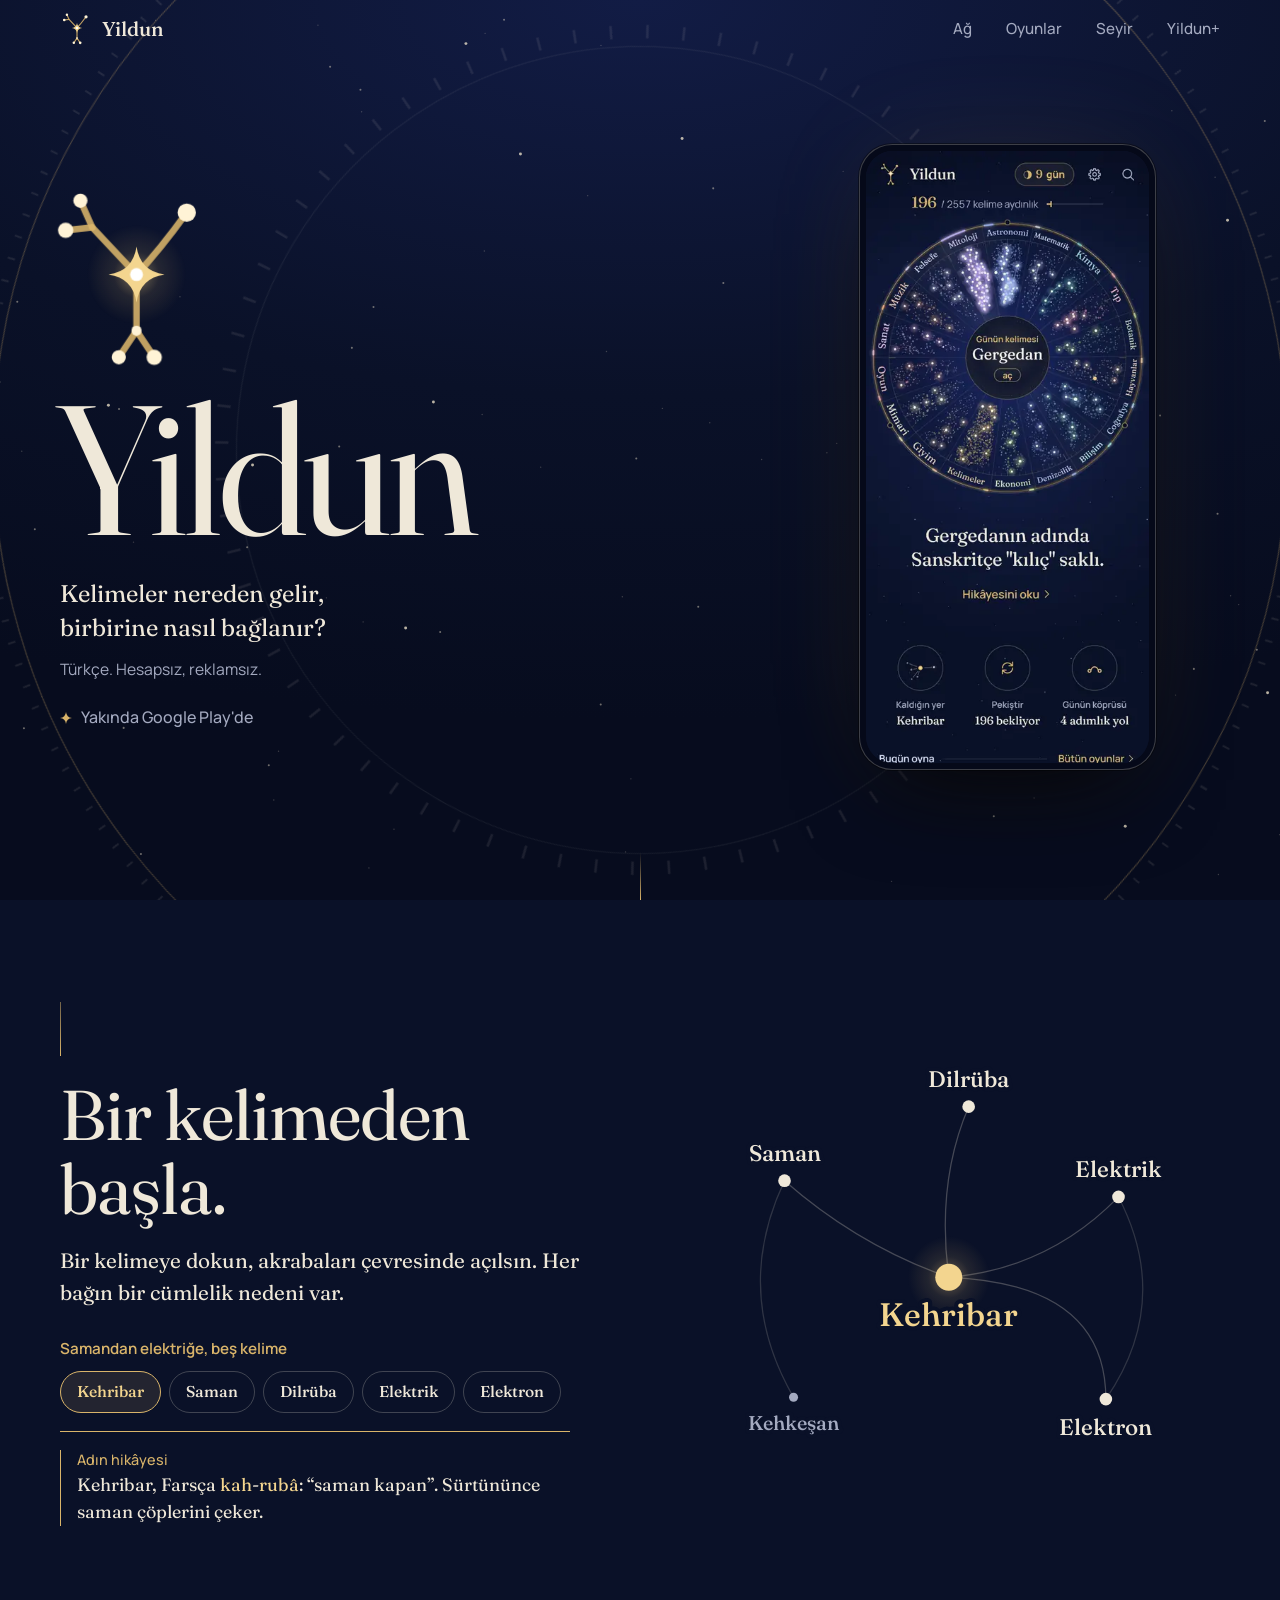
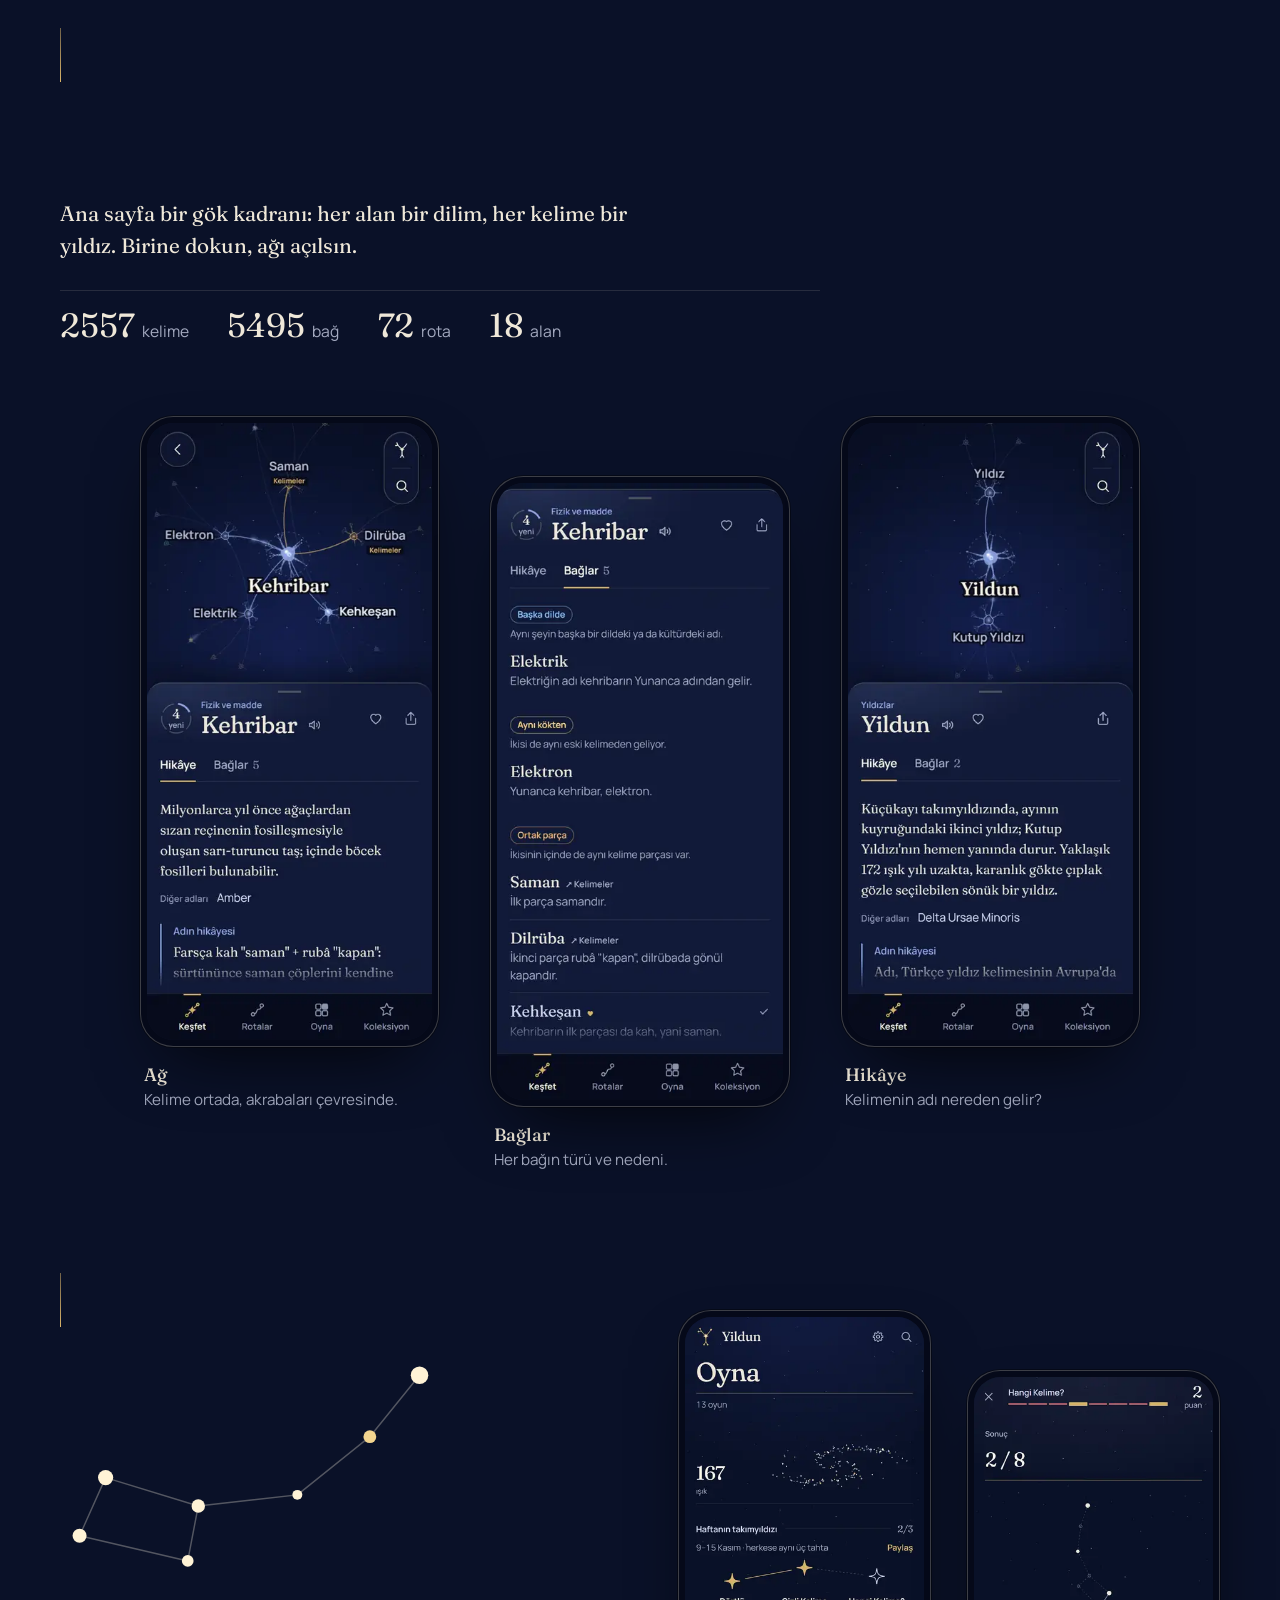
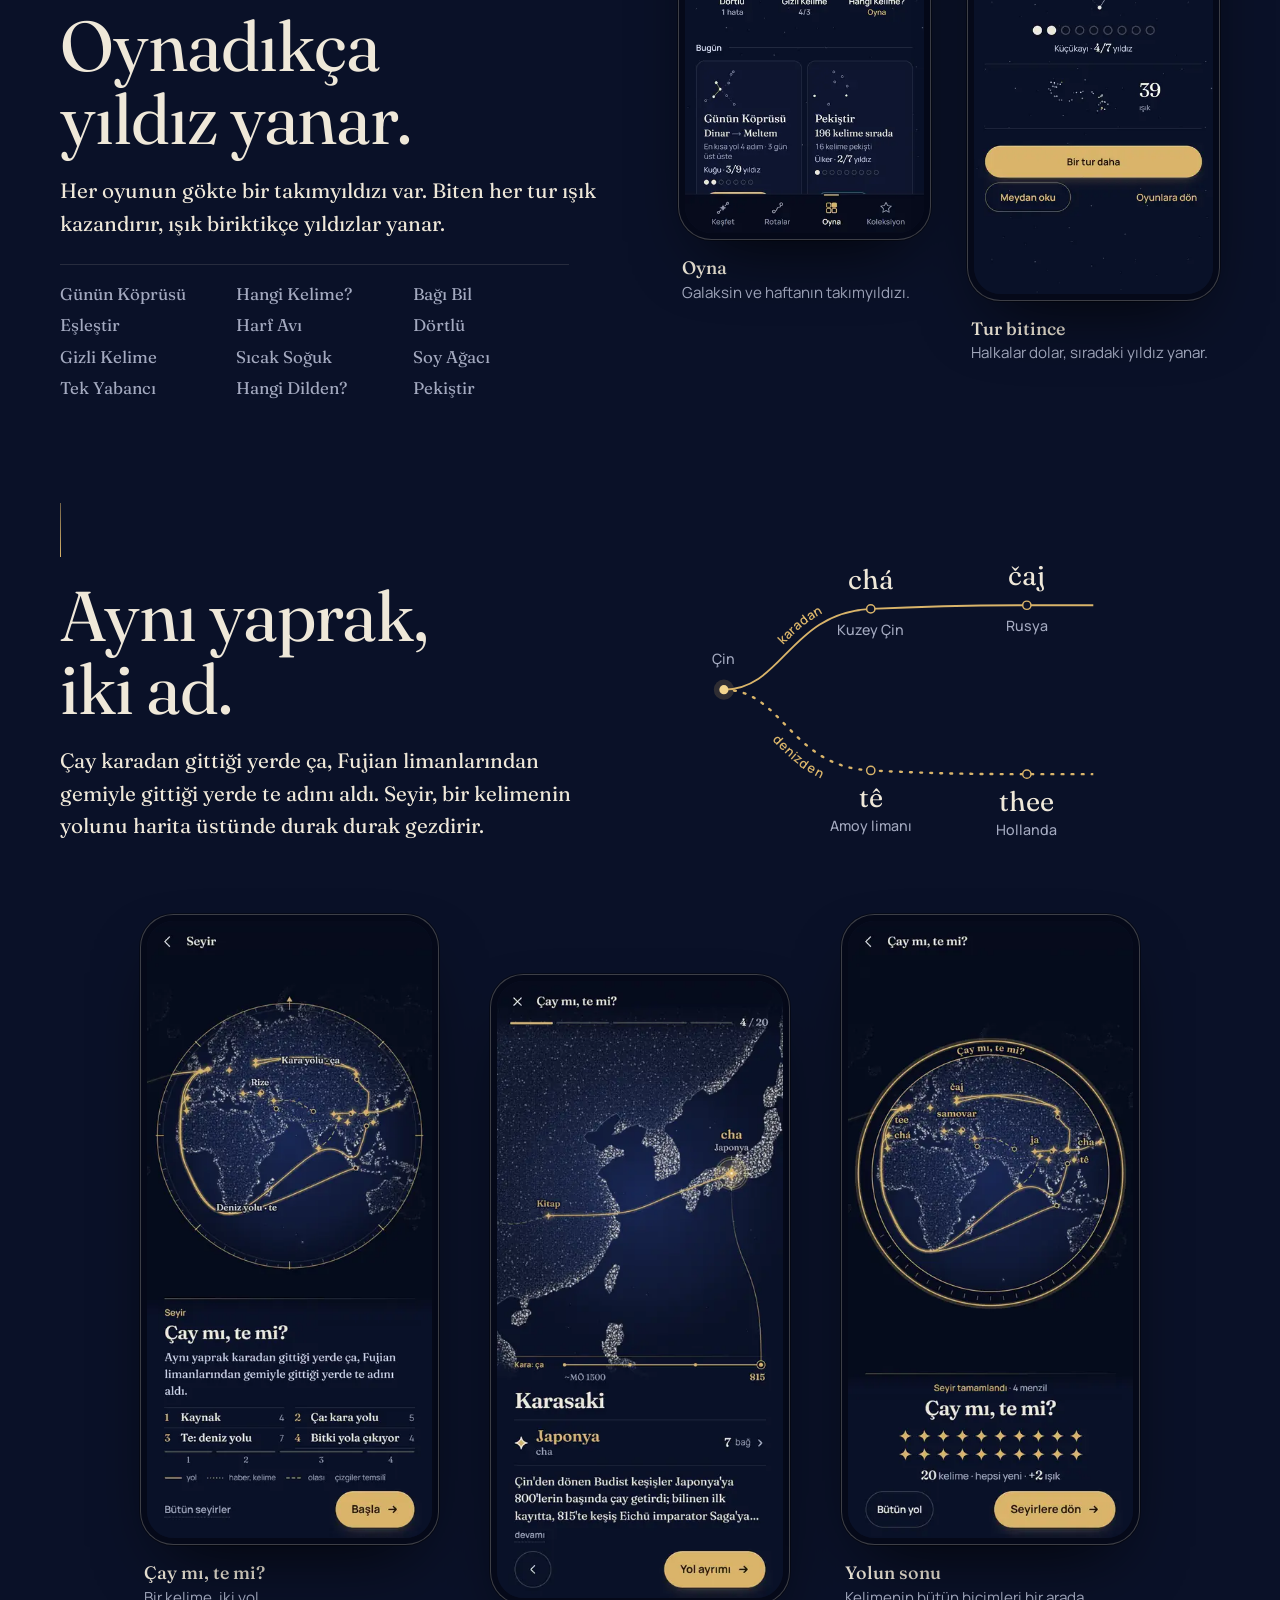
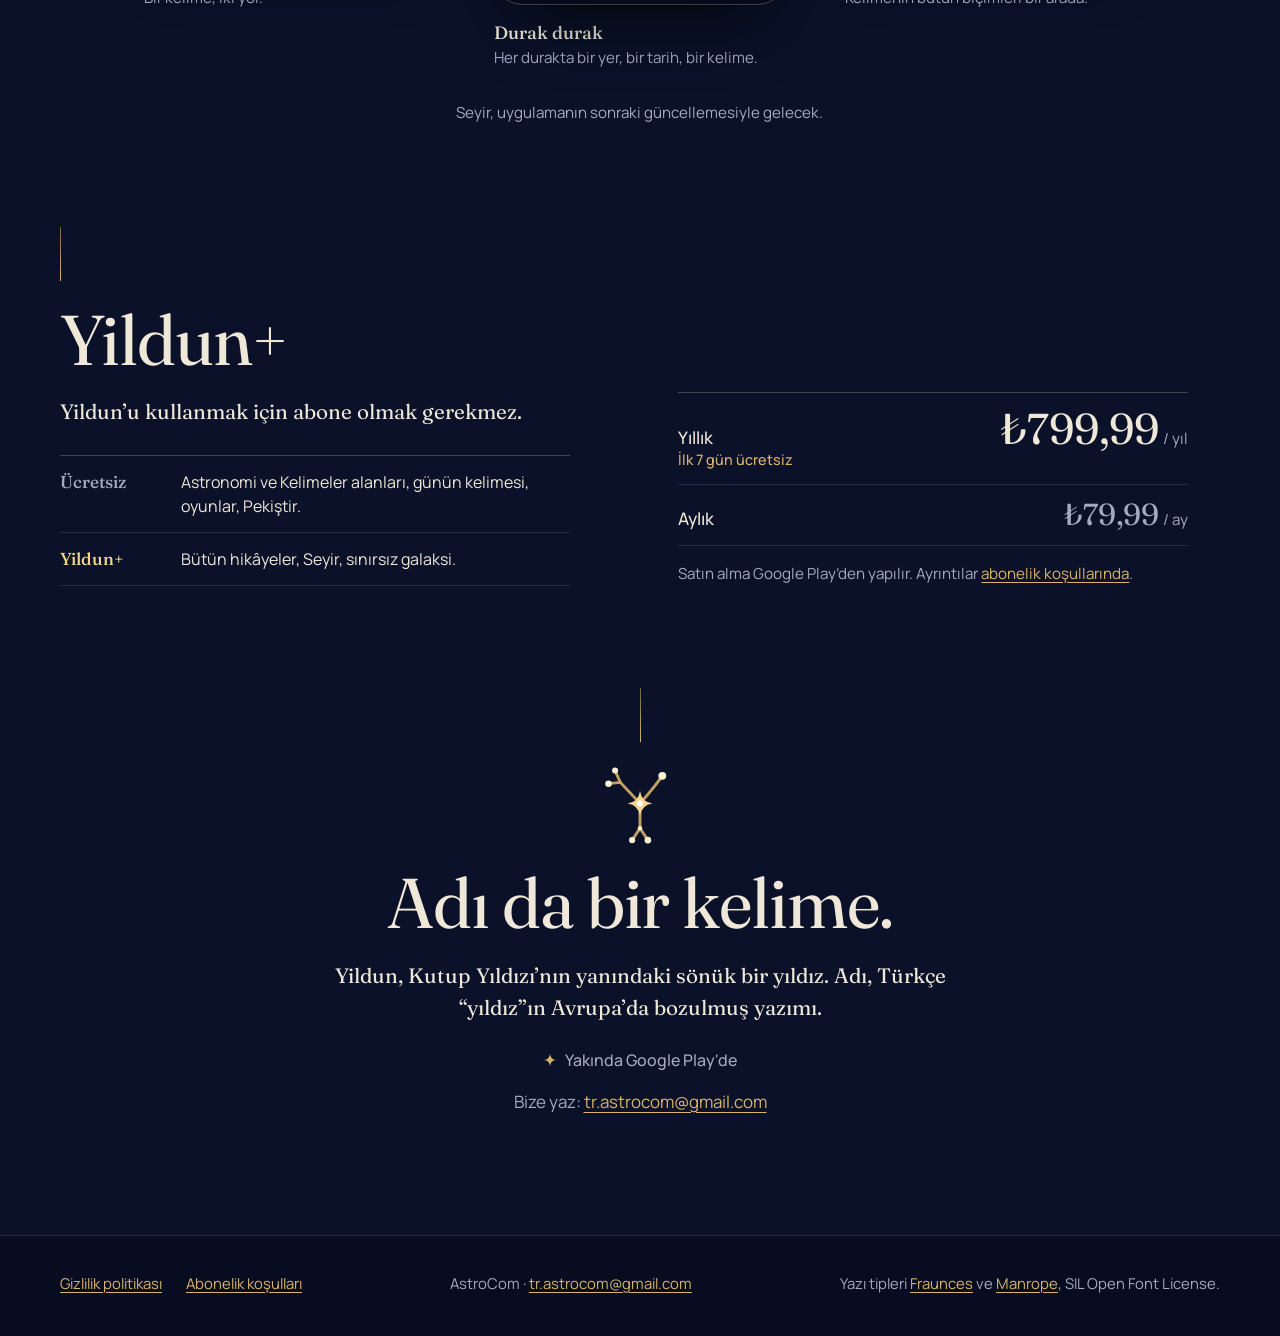
<file: index.html>
<!doctype html>
<html lang="tr">
<head>
<meta charset="utf-8">
<meta name="viewport" content="width=device-width, initial-scale=1, viewport-fit=cover">
<title>Yildun · Kelimelerin kökeni ve bağları</title>
<meta name="description" content="Yildun: kelimelerin nereden geldiğini ve birbirine nasıl bağlandığını gösteren Türkçe uygulama. Yakında Google Play’de.">
<meta name="theme-color" content="#0A1128">
<link rel="icon" href="assets/logo.svg" type="image/svg+xml">
<link rel="icon" href="assets/icon-192.png" type="image/png" sizes="192x192">
<link rel="apple-touch-icon" href="assets/apple-touch-icon.png">
<link rel="preload" href="assets/fonts/fraunces-latin-full-normal.woff2" as="font" type="font/woff2" crossorigin>
<link rel="preload" href="assets/fonts/manrope-latin-wght-normal.woff2" as="font" type="font/woff2" crossorigin>
<link rel="preload" href="assets/fonts/fraunces-latin-ext-full-normal.woff2" as="font" type="font/woff2" crossorigin>
<link rel="preload" href="assets/fonts/manrope-latin-ext-wght-normal.woff2" as="font" type="font/woff2" crossorigin>
<link rel="stylesheet" href="assets/fonts.css">
<link rel="stylesheet" href="css/site.css">
<script>(function(){var c='js';try{if(sessionStorage.getItem('yildun-acilis'))c+=' gelmis';sessionStorage.setItem('yildun-acilis','1')}catch(e){}document.documentElement.className=c})();</script>
</head>
<body id="ust">
<a class="skip" href="#icerik">İçeriğe geç</a>
<div class="bg" aria-hidden="true">
  <div class="bg-sky"></div>
  <div class="dial"><svg viewBox="0 0 1000 1000" focusable="false">
    <circle class="in" cx="500" cy="500" r="272"/>
    <circle class="tick" cx="500" cy="500" r="282" pathLength="720" stroke-dasharray=".7 9.3"/>
    <circle class="gold" cx="500" cy="500" r="436"/>
    <circle class="tick-s" cx="500" cy="500" r="443" pathLength="1800" stroke-dasharray=".8 9.2"/>
  </svg></div>
</div>
<header class="top">
  <a class="brand" href="#ust" aria-label="Yildun, sayfanın başı">
    <svg viewBox="0 0 64 64" aria-hidden="true" focusable="false">
      <g fill="none" stroke="#D9B46A" stroke-width="2.2" stroke-linecap="round" stroke-opacity=".88"><path d="M32 30Q40 21.5 49 9"/><path d="M32 30Q24.5 22 17 14"/><path d="M17 14L13 5M17 14L8 15"/><path d="M32 30V49"/><path d="M32 49L26 58M32 49L38 58"/></g>
      <g fill="#FFF3D6"><circle cx="49" cy="9" r="3"/><circle cx="13" cy="5" r="2.3"/><circle cx="8" cy="15" r="2.5"/><circle cx="32" cy="49" r="1.7"/><circle cx="26" cy="58" r="2.3"/><circle cx="38" cy="58" r="2.5"/></g>
      <path d="M32 20.5Q33.2 28.8 41.5 30Q33.2 31.2 32 39.5Q30.8 31.2 22.5 30Q30.8 28.8 32 20.5Z" fill="#F3D58F"/><circle cx="32" cy="30" r="2.2" fill="#fff"/>
    </svg>
    <span>Yildun</span>
  </a>
  <nav aria-label="Bölümler">
    <a href="#ag" data-nav="ag">Ağ</a>
    <a href="#oyunlar" data-nav="oyunlar">Oyunlar</a>
    <a href="#seyir" data-nav="seyir">Seyir</a>
    <a href="#plus" data-nav="plus">Yildun+</a>
  </nav>
  <span class="prog" aria-hidden="true"></span>
</header>

<main id="icerik">

  <section class="hero" aria-labelledby="ad">
    <div class="wrap hero-in">
      <div class="hero-t">
        <svg class="yi" viewBox="0 0 64 64" role="img" aria-label="Yildun logosu: Küçükayı takımyıldızından katlanan Y harfi">
          <defs><radialGradient id="yi-g"><stop offset="0" stop-color="#F3D58F" stop-opacity=".5"/><stop offset=".45" stop-color="#D9B46A" stop-opacity=".13"/><stop offset="1" stop-color="#D9B46A" stop-opacity="0"/></radialGradient></defs>
          <g class="yi-cam">
            <g class="yi-con"><path d="M49 9L32 30" pathLength="1" style="--k:0"/><path d="M32 30L7.2 49.9" pathLength="1" style="--k:1"/><path d="M7.2 49.9L-26.7 53.7" pathLength="1" style="--k:2"/><path d="M-26.7 53.7L-58.4 44" pathLength="1" style="--k:3"/><path d="M-58.4 44L-67.3 63.9" pathLength="1" style="--k:4"/><path d="M-67.3 63.9L-30.3 72.5" pathLength="1" style="--k:5"/><path d="M-30.3 72.5L-26.7 53.7" pathLength="1" style="--k:6"/></g>
            <circle class="yi-glow" cx="32" cy="30" r="17" fill="url(#yi-g)"/>
            <g class="yi-l"><path d="M32 30Q40 21.5 49 9" pathLength="1" style="--k:0"/><path d="M32 30Q24.5 22 17 14" pathLength="1" style="--k:1"/><path d="M17 14L13 5" pathLength="1" style="--k:2"/><path d="M17 14L8 15" pathLength="1" style="--k:3"/><path d="M32 30L32 49" pathLength="1" style="--k:4"/><path d="M32 49L26 58" pathLength="1" style="--k:5"/><path d="M32 49L38 58" pathLength="1" style="--k:6"/></g>
            <g class="yi-st"><circle cx="49" cy="9" r="3.1" style="--x:0.0px;--y:0.0px;--k:0"/><circle cx="13" cy="5" r="2.4" style="--x:-71.4px;--y:39.0px;--k:1"/><circle cx="8" cy="15" r="2.6" style="--x:-75.3px;--y:48.9px;--k:2"/><circle cx="32" cy="49" r="1.7" style="--x:-24.8px;--y:0.9px;--k:3"/><circle cx="26" cy="58" r="2.4" style="--x:-52.7px;--y:-4.3px;--k:4"/><circle cx="38" cy="58" r="2.6" style="--x:-68.3px;--y:14.5px;--k:5"/></g>
            <circle class="yi-d" cx="32" cy="30" r="1.9"/>
            <path class="yi-soma" d="M32 20.5Q33.2 28.8 41.5 30Q33.2 31.2 32 39.5Q30.8 31.2 22.5 30Q30.8 28.8 32 20.5Z"/>
            <circle class="yi-core" cx="32" cy="30" r="2.2"/>
          </g>
        </svg>
        <h1 id="ad">Yildun</h1>
        <p class="lede">Kelimeler nereden gelir, birbirine nasıl bağlanır?</p>
        <p class="alt">Türkçe. Hesapsız, reklamsız.</p>
        <!-- PLAY: uygulama yayımlanınca aşağıdaki <p class="yakin">'ı (ve kapanıştaki ikincisini) şununla değiştir:
             <a class="cta" href="GOOGLE_PLAY_ADRESI">Google Play'den indir</a> -->
        <p class="yakin"><svg viewBox="0 0 20 20" aria-hidden="true" focusable="false"><path d="M10 0Q11 9 20 10Q11 11 10 20Q9 11 0 10Q9 9 10 0Z"/></svg>Yakında Google Play'de</p>
      </div>
      <figure class="hero-ph">
        <div class="ph-f"><img src="assets/ekran/01-ana-kadran-720.webp" srcset="assets/ekran/01-ana-kadran-400.webp 400w, assets/ekran/01-ana-kadran-720.webp 720w" sizes="(min-width: 900px) 320px, 62vw" width="720" height="1558" alt="Yildun ana sayfası: on sekiz dilimli gök kadranı, ortasında günün kelimesi" fetchpriority="high" decoding="async"></div>
      </figure>
    </div>
    <span class="cue" aria-hidden="true"></span>
  </section>

  <section class="sec" id="ag" data-sec="ag" aria-labelledby="ag-b">
    <div class="wrap duo">
      <div>
        <div class="thread"></div>
        <h2 id="ag-b" class="rv">Bir kelimeden başla.</h2>
        <p class="say rv" style="--d:.08s">Bir kelimeye dokun, akrabaları çevresinde açılsın. Her bağın bir cümlelik nedeni var.</p>
        <p class="ara rv" style="--d:.14s" id="ag-ara">Samandan elektriğe, beş kelime</p>
        <ol class="adimlar rv" style="--d:.18s" aria-labelledby="ag-ara">
          <li><button type="button" data-k="kehribar" aria-pressed="true">Kehribar</button></li>
          <li><button type="button" data-k="saman" aria-pressed="false">Saman</button></li>
          <li><button type="button" data-k="dilruba" aria-pressed="false">Dilrüba</button></li>
          <li><button type="button" data-k="elektrik" aria-pressed="false">Elektrik</button></li>
          <li><button type="button" data-k="elektron" aria-pressed="false">Elektron</button></li>
        </ol>
        <div class="sure rv" style="--d:.2s" aria-hidden="true"><i></i></div>
        <ol class="caps rv" style="--d:.24s" aria-label="Beş kelimenin bağları">
          <li class="cap on" data-k="kehribar"><b>Adın hikâyesi</b><span>Kehribar, Farsça <mark>kah</mark>-<mark>rubâ</mark>: “saman kapan”. Sürtününce saman çöplerini çeker.</span></li>
          <li class="cap" data-k="saman"><b>Ortak parça</b><span>İlk parça <mark>kah</mark>, yani saman. Samanyolu’nun eski adı Kehkeşan’da da o var.</span></li>
          <li class="cap" data-k="dilruba"><b>Ortak parça</b><span>İkinci parça <mark>rubâ</mark>, “kapan”. Kehribar samanı kapar, dilrüba gönlü.</span></li>
          <li class="cap" data-k="elektrik"><b>Başka dilde</b><span>Kehribarın Yunanca adı <mark>elektron</mark>. Elektrik adını oradan aldı.</span></li>
          <li class="cap" data-k="elektron"><b>Aynı kökten</b><span>1891’de electric ve ion kelimelerinden kuruldu. Kökü yine Yunanca “kehribar”.</span></li>
        </ol>
      </div>
      <div class="net">
      <svg viewBox="0 0 600 540" aria-hidden="true" focusable="false">
        <defs><radialGradient id="nd-g"><stop offset="0" stop-color="#F3D58F" stop-opacity=".42"/><stop offset=".5" stop-color="#D9B46A" stop-opacity=".12"/><stop offset="1" stop-color="#D9B46A" stop-opacity="0"/></radialGradient></defs>
        <path class="ln" d="M300 285Q200 250 118 178" pathLength="1" data-k="saman" style="--d:.15s"/>
        <path class="ln far" d="M118 178Q60 300 128 418" pathLength="1" data-k="saman" style="--d:.9s"/>
        <path class="ln" d="M300 285Q286 180 322 96" pathLength="1" data-k="dilruba" style="--d:.3s"/>
        <path class="ln" d="M300 285Q410 276 488 196" pathLength="1" data-k="elektrik" style="--d:.45s"/>
        <path class="ln" d="M300 285Q474 292 474 420" pathLength="1" data-k="elektron" style="--d:.6s"/>
        <path class="ln far" d="M488 196Q548 312 474 420" pathLength="1" data-k="elektron" style="--d:1.05s"/>
        <g transform="translate(118 178)"><g class="nd" data-k="saman" data-pick="saman" style="--d:.7s"><circle class="hit" r="44"/><circle class="halo" r="34" fill="url(#nd-g)"/><circle class="dot" r="7"/><text y="-22">Saman</text></g></g>
        <g transform="translate(128 418)"><g class="nd far" data-k="saman" data-pick="saman" style="--d:1.4s"><circle class="hit" r="40"/><circle class="halo" r="28" fill="url(#nd-g)"/><circle class="dot" r="5"/><text y="36">Kehkeşan</text></g></g>
        <g transform="translate(322 96)"><g class="nd" data-k="dilruba" data-pick="dilruba" style="--d:.85s"><circle class="hit" r="44"/><circle class="halo" r="34" fill="url(#nd-g)"/><circle class="dot" r="7"/><text y="-22">Dilrüba</text></g></g>
        <g transform="translate(488 196)"><g class="nd" data-k="elektrik" data-pick="elektrik" style="--d:1s"><circle class="hit" r="44"/><circle class="halo" r="34" fill="url(#nd-g)"/><circle class="dot" r="7"/><text y="-22">Elektrik</text></g></g>
        <g transform="translate(474 420)"><g class="nd" data-k="elektron" data-pick="elektron" style="--d:1.15s"><circle class="hit" r="44"/><circle class="halo" r="34" fill="url(#nd-g)"/><circle class="dot" r="7"/><text y="40">Elektron</text></g></g>
        <g transform="translate(300 285)"><g class="nd core" data-k="kehribar" data-pick="kehribar" style="--d:0s"><circle class="hit" r="50"/><circle class="halo" r="46" fill="url(#nd-g)"/><circle class="dot" r="10"/><text y="54">Kehribar</text></g></g>
      </svg>
      </div>
    </div>
  </section>

  <section class="sec" id="ekranlar" aria-labelledby="ek-b">
    <div class="wrap">
      <div class="thread"></div>
      <h2 id="ek-b" class="rv">Gökten bir kelime seç.</h2>
      <p class="say rv" style="--d:.08s">Ana sayfa bir gök kadranı: her alan bir dilim, her kelime bir yıldız. Birine dokun, ağı açılsın.</p>
      <p class="sayac rv" style="--d:.16s" data-say>
        <span><b data-n="2557">2557</b>kelime</span>
        <span><b data-n="5495">5495</b>bağ</span>
        <span><b data-n="72">72</b>rota</span>
        <span><b data-n="18">18</b>alan</span>
      </p>
      <div class="phones fall" role="group" aria-label="Uygulamadan üç ekran">
      <figure class="ph rv">
        <div class="ph-f"><img src="assets/ekran/02-kelime-ag-720.webp" srcset="assets/ekran/02-kelime-ag-400.webp 400w, assets/ekran/02-kelime-ag-720.webp 720w" sizes="(min-width: 1000px) 300px, (min-width: 700px) 30vw, 66vw" width="720" height="1558" alt="Yildun’da Kehribar kelimesinin ağı: Saman, Elektron, Dilrüba ve Kehkeşan çevresinde; altta hikâye kartı" loading="lazy" decoding="async"></div>
        <figcaption><b>Ağ</b>Kelime ortada, akrabaları çevresinde.</figcaption>
      </figure>
      <figure class="ph rv" style="--d:0.12s">
        <div class="ph-f"><img src="assets/ekran/03-kelime-baglar-720.webp" srcset="assets/ekran/03-kelime-baglar-400.webp 400w, assets/ekran/03-kelime-baglar-720.webp 720w" sizes="(min-width: 1000px) 300px, (min-width: 700px) 30vw, 66vw" width="720" height="1558" alt="Kehribar kartının Bağlar sekmesi: her bağın türü ve bir cümlelik nedeni" loading="lazy" decoding="async"></div>
        <figcaption><b>Bağlar</b>Her bağın türü ve nedeni.</figcaption>
      </figure>
      <figure class="ph rv" style="--d:0.24s">
        <div class="ph-f"><img src="assets/ekran/04-kelime-yildun-720.webp" srcset="assets/ekran/04-kelime-yildun-400.webp 400w, assets/ekran/04-kelime-yildun-720.webp 720w" sizes="(min-width: 1000px) 300px, (min-width: 700px) 30vw, 66vw" width="720" height="1558" alt="Yildun kelimesinin kartı ve ağı: Kutup Yıldızı’na bağlı, altta adının hikâyesi" loading="lazy" decoding="async"></div>
        <figcaption><b>Hikâye</b>Kelimenin adı nereden gelir?</figcaption>
      </figure>
      </div>
    </div>
  </section>

  <section class="sec" id="oyunlar" data-sec="oyunlar" aria-labelledby="oy-b">
    <div class="wrap duo">
      <div>
        <div class="thread"></div>
        <svg class="umi" viewBox="-74 0 130 80" role="img" aria-label="Küçükayı takımyıldızı; yıldızları sırayla yanar">
          <path d="M49 9L32 30" pathLength="1" style="--d:0.90s"/><path d="M32 30L7.2 49.9" pathLength="1" style="--d:0.99s"/><path d="M7.2 49.9L-26.7 53.7" pathLength="1" style="--d:1.08s"/><path d="M-26.7 53.7L-58.4 44" pathLength="1" style="--d:1.17s"/><path d="M-58.4 44L-67.3 63.9" pathLength="1" style="--d:1.26s"/><path d="M-67.3 63.9L-30.3 72.5" pathLength="1" style="--d:1.35s"/><path d="M-30.3 72.5L-26.7 53.7" pathLength="1" style="--d:1.44s"/>
          <circle cx="49" cy="9" r="3" style="--d:0s"/><circle class="yil" cx="32" cy="30" r="2.2" style="--d:0.45s"/><circle cx="7.2" cy="49.9" r="1.7" style="--d:0.6s"/><circle cx="-26.7" cy="53.7" r="2.3" style="--d:0.75s"/><circle cx="-58.4" cy="44" r="2.6" style="--d:0.15s"/><circle cx="-67.3" cy="63.9" r="2.4" style="--d:0.3s"/><circle cx="-30.3" cy="72.5" r="2" style="--d:0.9s"/>
        </svg>
        <h2 id="oy-b" class="rv">Oynadıkça yıldız yanar.</h2>
        <p class="say rv" style="--d:.08s">Her oyunun gökte bir takımyıldızı var. Biten her tur ışık kazandırır, ışık biriktikçe yıldızlar yanar.</p>
        <ul class="oyunlar rv" style="--d:.16s" aria-label="Oyunlar">
          <li>Günün Köprüsü</li><li>Hangi Kelime?</li><li>Bağı Bil</li><li>Eşleştir</li><li>Harf Avı</li><li>Dörtlü</li><li>Gizli Kelime</li><li>Sıcak Soğuk</li><li>Soy Ağacı</li><li>Tek Yabancı</li><li>Hangi Dilden?</li><li>Pekiştir</li>
        </ul>
      </div>
      <div class="pair fall">
      <figure class="ph rv">
        <div class="ph-f"><img src="assets/ekran/05-oyna-720.webp" srcset="assets/ekran/05-oyna-400.webp 400w, assets/ekran/05-oyna-720.webp 720w" sizes="(min-width: 900px) 280px, 44vw" width="720" height="1558" alt="Oyna ekranı: ışıklardan oluşan galaksi, haftanın takımyıldızı, Günün Köprüsü ve Pekiştir" loading="lazy" decoding="async"></div>
        <figcaption><b>Oyna</b>Galaksin ve haftanın takımyıldızı.</figcaption>
      </figure>
      <figure class="ph rv" style="--d:0.14s">
        <div class="ph-f"><img src="assets/ekran/06-oyun-bitis-720.webp" srcset="assets/ekran/06-oyun-bitis-400.webp 400w, assets/ekran/06-oyun-bitis-720.webp 720w" sizes="(min-width: 900px) 280px, 44vw" width="720" height="1558" alt="Hangi Kelime oyununun bitiş ekranı: Küçükayı takımyıldızı ve dolan ışık halkaları" loading="lazy" decoding="async"></div>
        <figcaption><b>Tur bitince</b>Halkalar dolar, sıradaki yıldız yanar.</figcaption>
      </figure>
      </div>
    </div>
  </section>

  <section class="sec" id="seyir" data-sec="seyir" aria-labelledby="se-b">
    <div class="wrap">
      <div class="duo ust">
        <div>
          <div class="thread"></div>
          <h2 id="se-b" class="rv">Aynı yaprak, iki ad.</h2>
          <p class="say rv" style="--d:.08s">Çay karadan gittiği yerde ça, Fujian limanlarından gemiyle gittiği yerde te adını aldı. Seyir, bir kelimenin yolunu harita üstünde durak durak gezdirir.</p>
        </div>
        <svg class="rota" viewBox="-10 0 590 316" role="img" aria-label="Çay kelimesinin iki yolu. Karadan: Kuzey Çin’de chá, Rusya’da čaj, Türkiye’de çay. Denizden: Amoy limanında tê, Hollanda’da thee, İngiltere’de tea.">
          <defs><clipPath id="rota-c"><rect x="0" y="0" width="560" height="316"/></clipPath></defs>
          <g clip-path="url(#rota-c)">
            <path class="kara" id="rota-kara" d="M40 150C104 150 112 66 200 62C262 59 300 58 370 58C440 58 486 58 536 58"/>
            <path class="deniz" id="rota-deniz" d="M40 150C104 150 112 234 200 238C262 241 300 242 370 242C440 242 486 242 536 242"/>
          </g>
          <g class="st bas" data-x="40"><circle class="hl" cx="40" cy="150" r="11"/><circle cx="40" cy="150" r="5"/><text class="yer" x="40" y="122" text-anchor="middle">Çin</text></g>
          <g class="st" data-x="150"><text class="kol" dy="-9" text-anchor="middle"><textPath href="#rota-kara" startOffset="112">karadan</textPath></text><text class="kol" dy="22" text-anchor="middle"><textPath href="#rota-deniz" startOffset="112">denizden</textPath></text></g>
          <g class="st" data-x="200"><circle cx="200" cy="62" r="4.5"/><text class="soz" x="200" y="40" text-anchor="middle" lang="zh-Latn">chá</text><text class="yer" x="200" y="90" text-anchor="middle">Kuzey Çin</text></g>
          <g class="st" data-x="370"><circle cx="370" cy="58" r="4.5"/><text class="soz" x="370" y="36" text-anchor="middle" lang="ru-Latn">čaj</text><text class="yer" x="370" y="86" text-anchor="middle">Rusya</text></g>
          <g class="st son" data-x="536"><circle class="hl" cx="536" cy="58" r="11"/><circle cx="536" cy="58" r="5"/><text class="soz" x="536" y="36" text-anchor="middle">çay</text><text class="yer" x="536" y="86" text-anchor="middle">Türkiye</text></g>
          <g class="st" data-x="200"><circle cx="200" cy="238" r="4.5"/><text class="soz" x="200" y="278" text-anchor="middle" lang="nan-Latn">tê</text><text class="yer" x="200" y="304" text-anchor="middle">Amoy limanı</text></g>
          <g class="st" data-x="370"><circle cx="370" cy="242" r="4.5"/><text class="soz" x="370" y="282" text-anchor="middle" lang="nl">thee</text><text class="yer" x="370" y="308" text-anchor="middle">Hollanda</text></g>
          <g class="st son" data-x="536"><circle class="hl" cx="536" cy="242" r="11"/><circle cx="536" cy="242" r="5"/><text class="soz" x="536" y="282" text-anchor="middle" lang="en">tea</text><text class="yer" x="536" y="308" text-anchor="middle">İngiltere</text></g>
        </svg>
      </div>
      <div class="phones fall" role="group" aria-label="Seyir'den üç ekran">
      <figure class="ph rv">
        <div class="ph-f"><img src="assets/ekran/07-seyir-giris-720.webp" srcset="assets/ekran/07-seyir-giris-400.webp 400w, assets/ekran/07-seyir-giris-720.webp 720w" sizes="(min-width: 1000px) 300px, (min-width: 700px) 30vw, 66vw" width="720" height="1558" alt="Seyir girişi: Çay mı, te mi? Usturlap merceğinde dünya, kara ve deniz yolları" loading="lazy" decoding="async"></div>
        <figcaption><b>Çay mı, te mi?</b>Bir kelime, iki yol.</figcaption>
      </figure>
      <figure class="ph rv" style="--d:0.12s">
        <div class="ph-f"><img src="assets/ekran/08-seyir-durak-720.webp" srcset="assets/ekran/08-seyir-durak-400.webp 400w, assets/ekran/08-seyir-durak-720.webp 720w" sizes="(min-width: 1000px) 300px, (min-width: 700px) 30vw, 66vw" width="720" height="1558" alt="Seyir durağı Karasaki: harita üstünde Japonya, cha kelimesi ve zaman şeridi" loading="lazy" decoding="async"></div>
        <figcaption><b>Durak durak</b>Her durakta bir yer, bir tarih, bir kelime.</figcaption>
      </figure>
      <figure class="ph rv" style="--d:0.24s">
        <div class="ph-f"><img src="assets/ekran/11-seyir-bitis-720.webp" srcset="assets/ekran/11-seyir-bitis-400.webp 400w, assets/ekran/11-seyir-bitis-720.webp 720w" sizes="(min-width: 1000px) 300px, (min-width: 700px) 30vw, 66vw" width="720" height="1558" alt="Seyir bitiş ekranı: kelimenin başka dillerdeki biçimleri ve kazanılan ışık" loading="lazy" decoding="async"></div>
        <figcaption><b>Yolun sonu</b>Kelimenin bütün biçimleri bir arada.</figcaption>
      </figure>
      </div>
      <p class="not orta rv">Seyir, uygulamanın sonraki güncellemesiyle gelecek.</p>
    </div>
  </section>

  <section class="sec" id="plus" data-sec="plus" aria-labelledby="pl-b">
    <div class="wrap duo plus">
      <div>
        <div class="thread"></div>
        <h2 id="pl-b" class="rv">Yildun+</h2>
        <p class="say rv" style="--d:.08s">Yildun’u kullanmak için abone olmak gerekmez.</p>
        <dl class="defter rv" style="--d:.14s">
          <div><dt>Ücretsiz</dt><dd>Astronomi ve Kelimeler alanları, günün kelimesi, oyunlar, Pekiştir.</dd></div>
          <div class="arti"><dt>Yildun+</dt><dd>Bütün hikâyeler, Seyir, sınırsız galaksi.</dd></div>
        </dl>
      </div>
      <div class="fiyat">
        <ul class="planlar rv" style="--d:.2s" aria-label="Yildun+ fiyatları">
          <li class="one"><span class="ad">Yıllık<small>İlk 7 gün ücretsiz</small></span><span class="tut">₺799,99<small>/ yıl</small></span></li>
          <li><span class="ad">Aylık</span><span class="tut">₺79,99<small>/ ay</small></span></li>
        </ul>
        <p class="not rv" style="--d:.26s">Satın alma Google Play’den yapılır. Ayrıntılar <a href="kosullar.html">abonelik koşullarında</a>.</p>
      </div>
    </div>
  </section>

  <section class="sec son" id="ad-hikayesi" aria-labelledby="son-b">
    <div class="wrap">
      <div class="thread"></div>
      <div class="rv"><svg class="mark" viewBox="0 0 64 64" aria-hidden="true" focusable="false">
      <g fill="none" stroke="#D9B46A" stroke-width="2.2" stroke-linecap="round" stroke-opacity=".88"><path d="M32 30Q40 21.5 49 9"/><path d="M32 30Q24.5 22 17 14"/><path d="M17 14L13 5M17 14L8 15"/><path d="M32 30V49"/><path d="M32 49L26 58M32 49L38 58"/></g>
      <g fill="#FFF3D6"><circle cx="49" cy="9" r="3"/><circle cx="13" cy="5" r="2.3"/><circle cx="8" cy="15" r="2.5"/><circle cx="32" cy="49" r="1.7"/><circle cx="26" cy="58" r="2.3"/><circle cx="38" cy="58" r="2.5"/></g>
      <path d="M32 20.5Q33.2 28.8 41.5 30Q33.2 31.2 32 39.5Q30.8 31.2 22.5 30Q30.8 28.8 32 20.5Z" fill="#F3D58F"/><circle cx="32" cy="30" r="2.2" fill="#fff"/>
    </svg></div>
      <h2 id="son-b" class="rv">Adı da bir kelime.</h2>
      <p class="say rv" style="--d:.08s">Yildun, Kutup Yıldızı’nın yanındaki sönük bir yıldız. Adı, Türkçe “yıldız”ın Avrupa’da bozulmuş yazımı.</p>
      <p class="yakin rv" style="--d:.16s"><svg viewBox="0 0 20 20" aria-hidden="true" focusable="false"><path d="M10 0Q11 9 20 10Q11 11 10 20Q9 11 0 10Q9 9 10 0Z"/></svg>Yakında Google Play'de</p>
      <p class="yaz rv" style="--d:.24s">Bize yaz: <a href="mailto:tr.astrocom@gmail.com">tr.astrocom@gmail.com</a></p>
    </div>
  </section>

</main>

<footer class="foot">
  <div class="wrap">
    <nav aria-label="Alt bağlantılar">
      <a href="gizlilik.html">Gizlilik politikası</a>
      <a href="kosullar.html">Abonelik koşulları</a>
    </nav>
    <p>AstroCom · <a href="mailto:tr.astrocom@gmail.com">tr.astrocom@gmail.com</a></p>
    <p>Yazı tipleri <a href="assets/fonts/OFL-Fraunces.txt">Fraunces</a> ve <a href="assets/fonts/OFL-Manrope.txt">Manrope</a>, SIL Open Font License.</p>
  </div>
</footer>
<script src="js/site.js" defer></script>
</body>
</html>
</file>
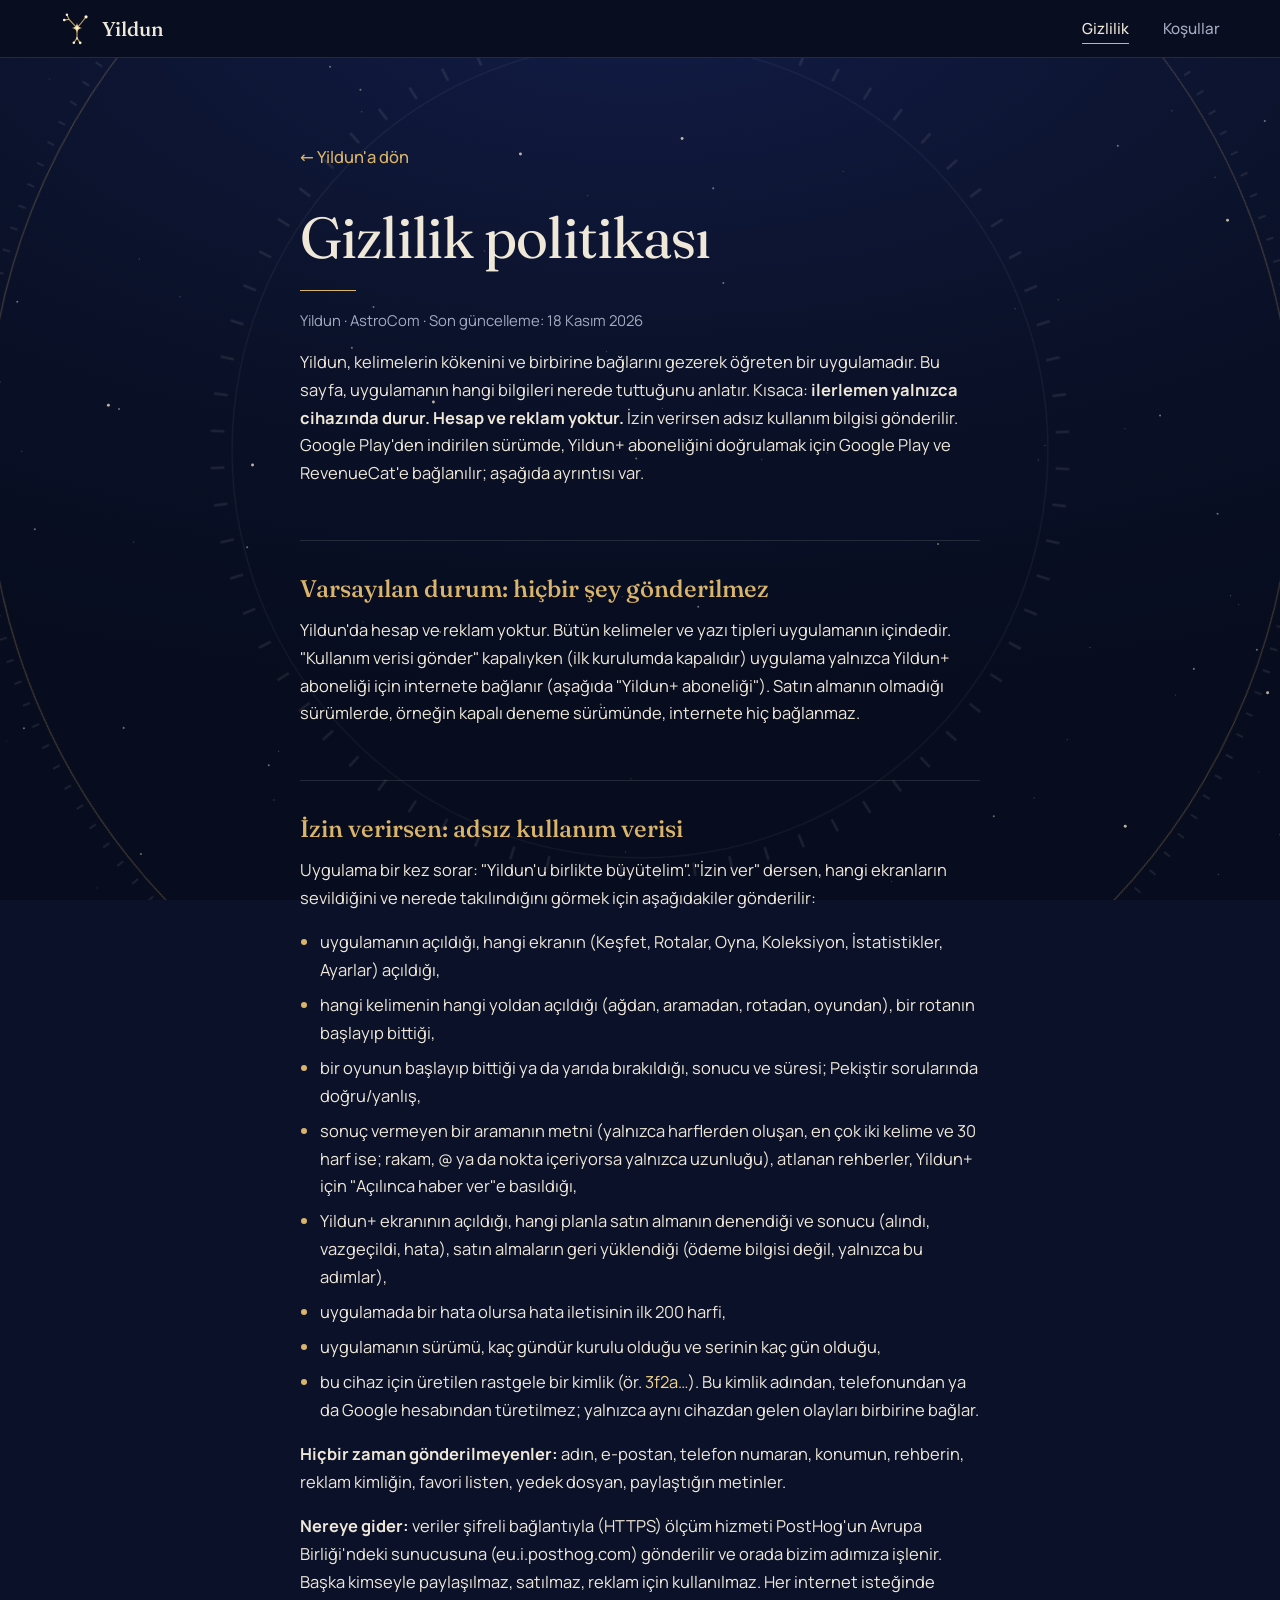
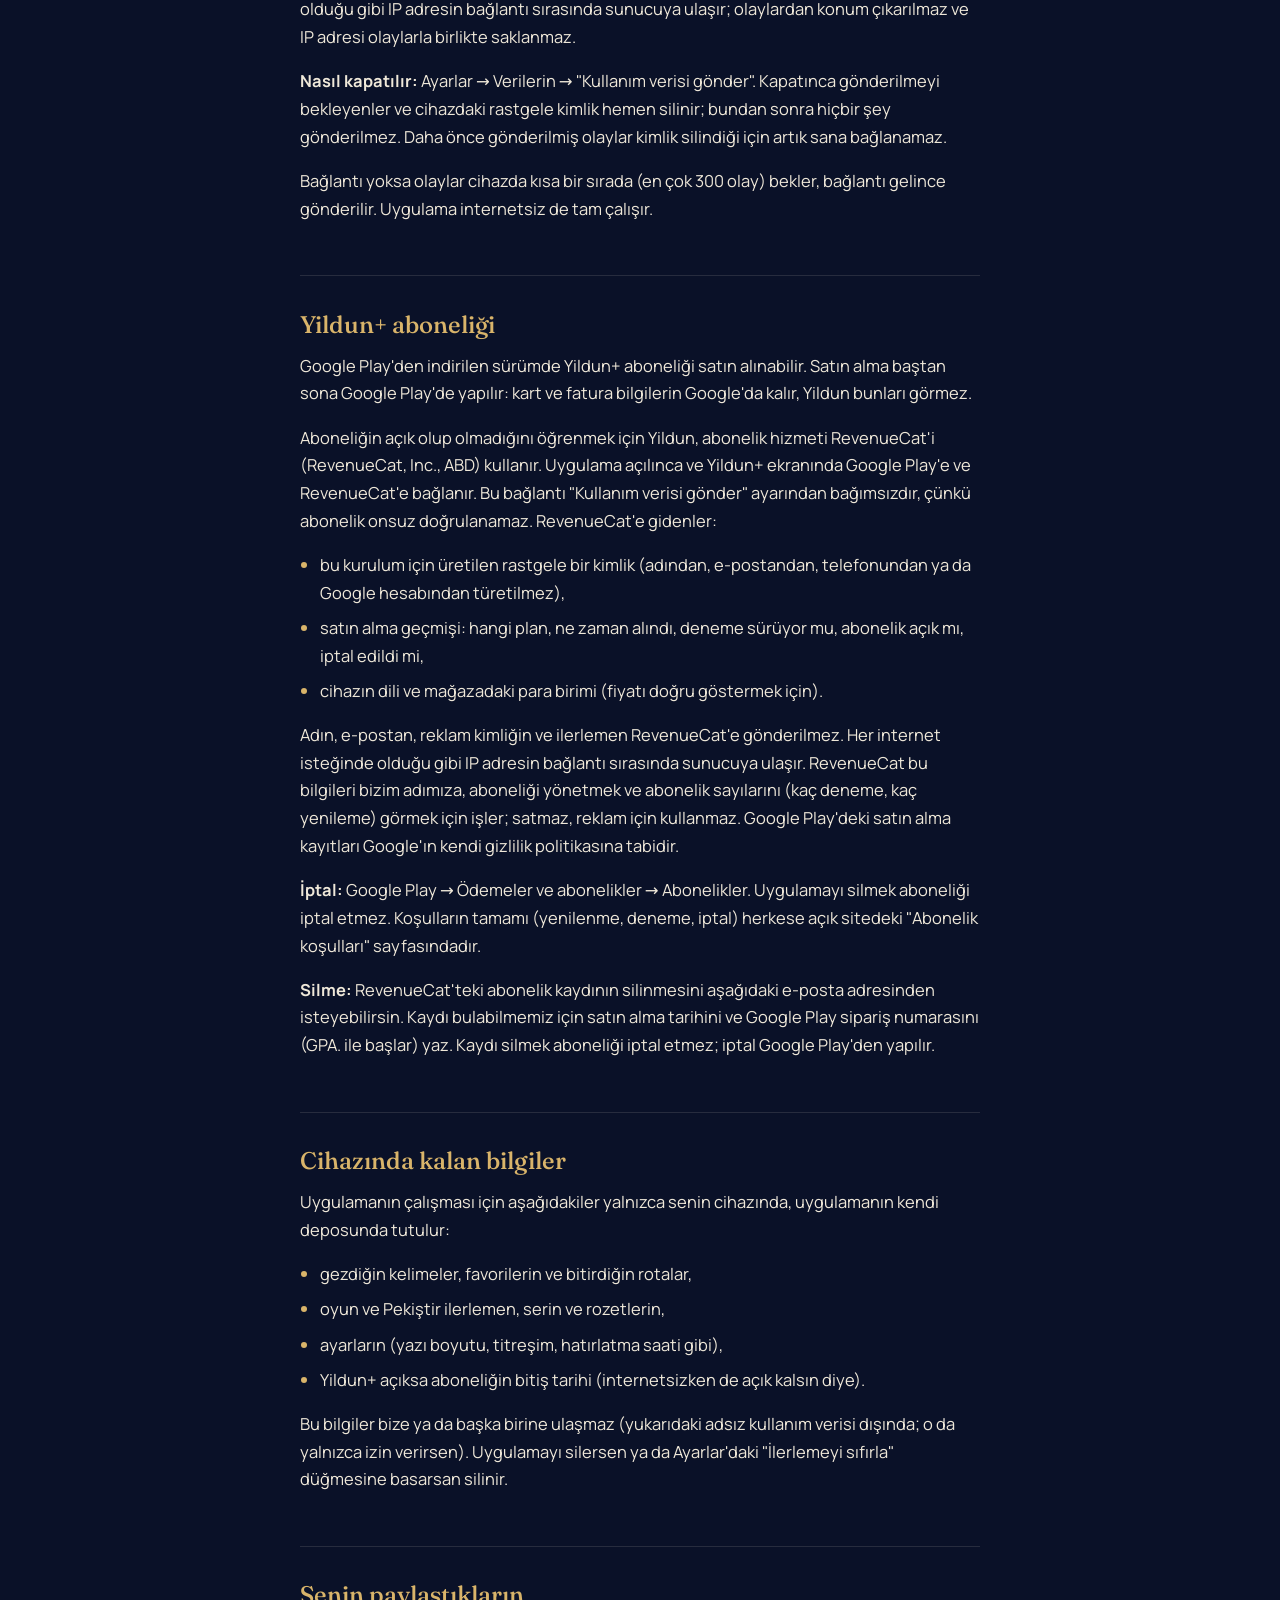
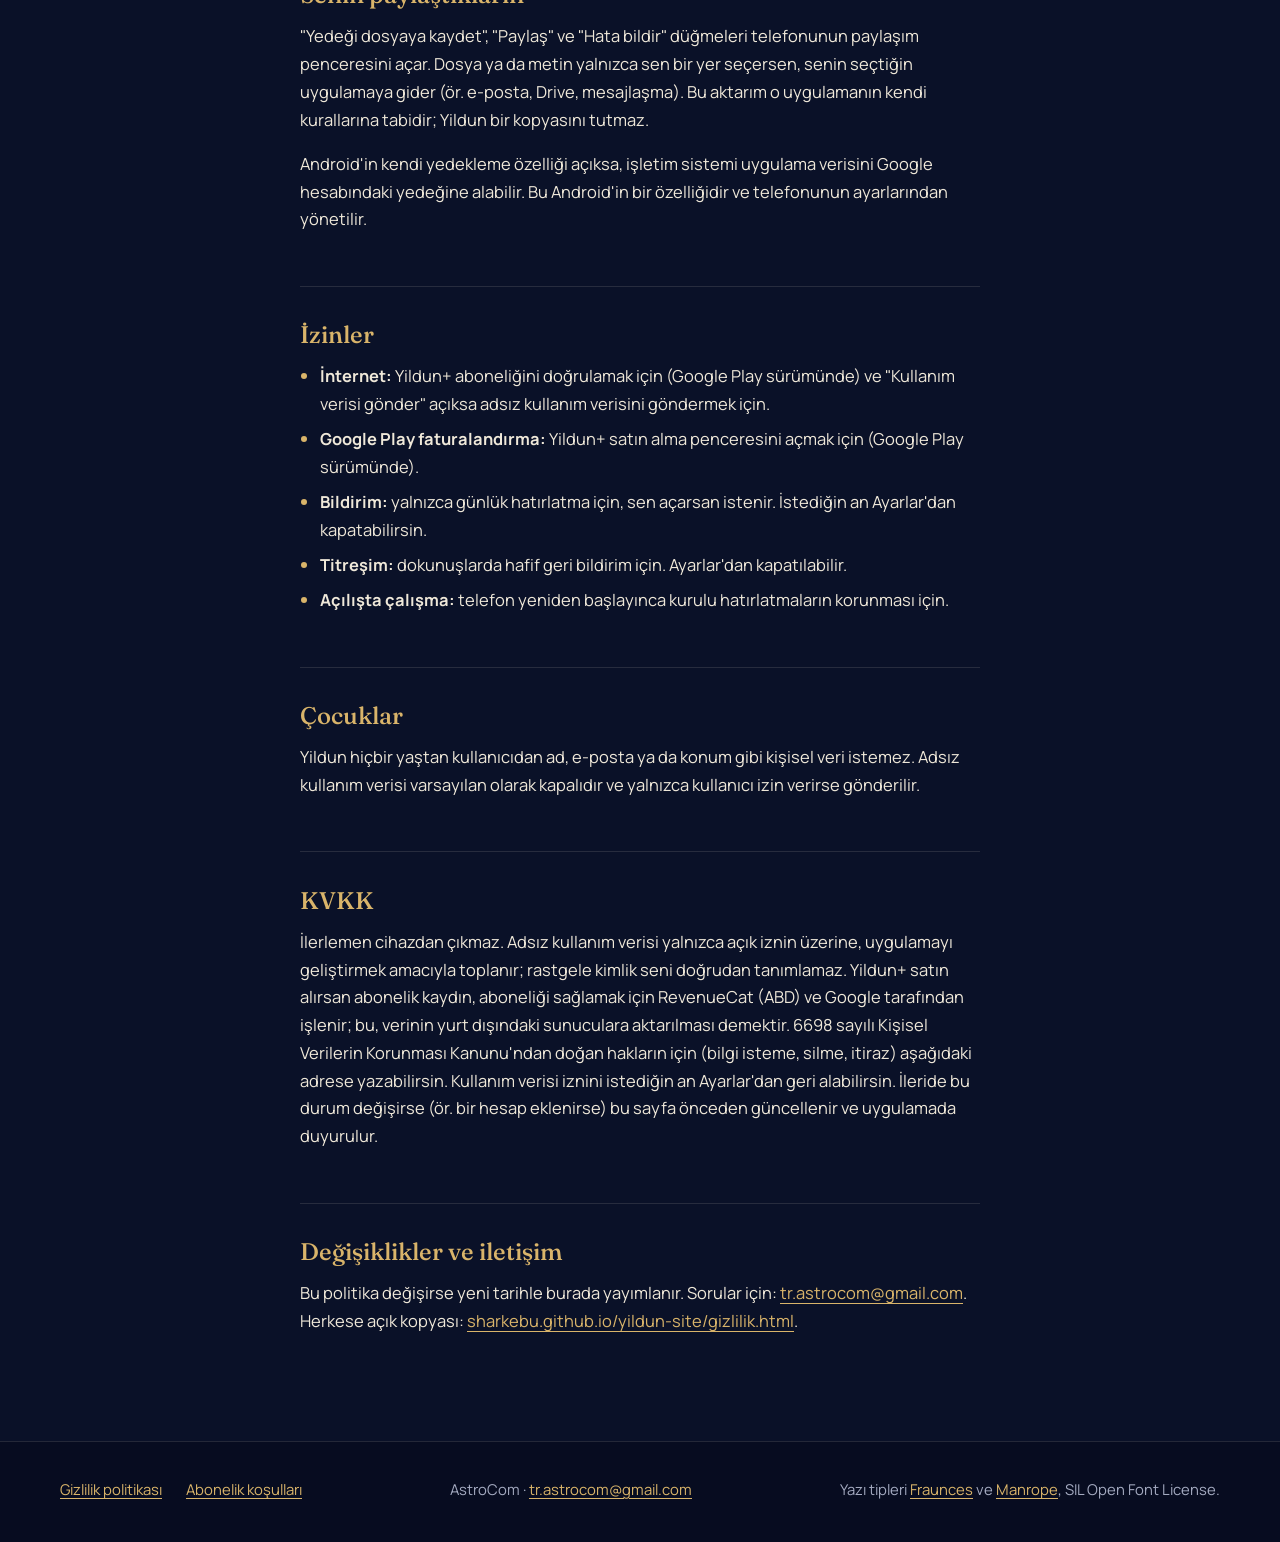
<file: gizlilik.html>
<!doctype html>
<html lang="tr">
<head>
<meta charset="utf-8">
<meta name="viewport" content="width=device-width, initial-scale=1, viewport-fit=cover">
<title>Yildun · Gizlilik politikası</title>
<meta name="theme-color" content="#0A1128">
<link rel="icon" href="assets/logo.svg" type="image/svg+xml">
<link rel="icon" href="assets/icon-192.png" type="image/png" sizes="192x192">
<link rel="apple-touch-icon" href="assets/apple-touch-icon.png">
<link rel="preload" href="assets/fonts/fraunces-latin-full-normal.woff2" as="font" type="font/woff2" crossorigin>
<link rel="preload" href="assets/fonts/manrope-latin-wght-normal.woff2" as="font" type="font/woff2" crossorigin>
<link rel="preload" href="assets/fonts/fraunces-latin-ext-full-normal.woff2" as="font" type="font/woff2" crossorigin>
<link rel="preload" href="assets/fonts/manrope-latin-ext-wght-normal.woff2" as="font" type="font/woff2" crossorigin>
<link rel="stylesheet" href="assets/fonts.css">
<link rel="stylesheet" href="css/site.css">
<script>document.documentElement.className = 'js';</script>
</head>
<body class="legal">
<a class="skip" href="#icerik">İçeriğe geç</a>
<div class="bg" aria-hidden="true">
  <div class="bg-sky"></div>
  <div class="dial"><svg viewBox="0 0 1000 1000" focusable="false">
    <circle class="in" cx="500" cy="500" r="272"/>
    <circle class="tick" cx="500" cy="500" r="282" pathLength="720" stroke-dasharray=".7 9.3"/>
    <circle class="gold" cx="500" cy="500" r="436"/>
    <circle class="tick-s" cx="500" cy="500" r="443" pathLength="1800" stroke-dasharray=".8 9.2"/>
    <circle class="spoke" cx="500" cy="500" r="465" pathLength="360" stroke-dasharray=".2 19.8"/>
  </svg></div>
</div>
<header class="top">
  <a class="brand" href="index.html" aria-label="Yildun, ana sayfa">
    <svg viewBox="0 0 64 64" aria-hidden="true" focusable="false">
      <g fill="none" stroke="#D9B46A" stroke-width="2.2" stroke-linecap="round" stroke-opacity=".88"><path d="M32 30Q40 21.5 49 9"/><path d="M32 30Q24.5 22 17 14"/><path d="M17 14L13 5M17 14L8 15"/><path d="M32 30V49"/><path d="M32 49L26 58M32 49L38 58"/></g>
      <g fill="#FFF3D6"><circle cx="49" cy="9" r="3"/><circle cx="13" cy="5" r="2.3"/><circle cx="8" cy="15" r="2.5"/><circle cx="32" cy="49" r="1.7"/><circle cx="26" cy="58" r="2.3"/><circle cx="38" cy="58" r="2.5"/></g>
      <path d="M32 20.5Q33.2 28.8 41.5 30Q33.2 31.2 32 39.5Q30.8 31.2 22.5 30Q30.8 28.8 32 20.5Z" fill="#F3D58F"/><circle cx="32" cy="30" r="2.2" fill="#fff"/>
    </svg>
    <span>Yildun</span>
  </a>
  <nav aria-label="Sayfalar">
    <a href="gizlilik.html" aria-current="page">Gizlilik</a>
    <a href="kosullar.html">Koşullar</a>
  </nav>
</header>
<main id="icerik">
  <a class="back" href="index.html">← Yildun'a dön</a>
  <h1>Gizlilik politikası</h1>
  <p class="muted">Yildun · AstroCom · Son güncelleme: 18 Kasım 2026</p>

  <p>Yildun, kelimelerin kökenini ve birbirine bağlarını gezerek öğreten bir uygulamadır. Bu sayfa, uygulamanın hangi bilgileri nerede tuttuğunu anlatır. Kısaca: <b>ilerlemen yalnızca cihazında durur. Hesap ve reklam yoktur.</b> İzin verirsen adsız kullanım bilgisi gönderilir. Google Play'den indirilen sürümde, Yildun+ aboneliğini doğrulamak için Google Play ve RevenueCat'e bağlanılır; aşağıda ayrıntısı var.</p>

  <h2>Varsayılan durum: hiçbir şey gönderilmez</h2>
  <p>Yildun'da hesap ve reklam yoktur. Bütün kelimeler ve yazı tipleri uygulamanın içindedir. "Kullanım verisi gönder" kapalıyken (ilk kurulumda kapalıdır) uygulama yalnızca Yildun+ aboneliği için internete bağlanır (aşağıda "Yildun+ aboneliği"). Satın almanın olmadığı sürümlerde, örneğin kapalı deneme sürümünde, internete hiç bağlanmaz.</p>

  <h2>İzin verirsen: adsız kullanım verisi</h2>
  <p>Uygulama bir kez sorar: "Yildun'u birlikte büyütelim". "İzin ver" dersen, hangi ekranların sevildiğini ve nerede takılındığını görmek için aşağıdakiler gönderilir:</p>
  <ul>
    <li>uygulamanın açıldığı, hangi ekranın (Keşfet, Rotalar, Oyna, Koleksiyon, İstatistikler, Ayarlar) açıldığı,</li>
    <li>hangi kelimenin hangi yoldan açıldığı (ağdan, aramadan, rotadan, oyundan), bir rotanın başlayıp bittiği,</li>
    <li>bir oyunun başlayıp bittiği ya da yarıda bırakıldığı, sonucu ve süresi; Pekiştir sorularında doğru/yanlış,</li>
    <li>sonuç vermeyen bir aramanın metni (yalnızca harflerden oluşan, en çok iki kelime ve 30 harf ise; rakam, @ ya da nokta içeriyorsa yalnızca uzunluğu), atlanan rehberler, Yildun+ için "Açılınca haber ver"e basıldığı,</li>
    <li>Yildun+ ekranının açıldığı, hangi planla satın almanın denendiği ve sonucu (alındı, vazgeçildi, hata), satın almaların geri yüklendiği (ödeme bilgisi değil, yalnızca bu adımlar),</li>
    <li>uygulamada bir hata olursa hata iletisinin ilk 200 harfi,</li>
    <li>uygulamanın sürümü, kaç gündür kurulu olduğu ve serinin kaç gün olduğu,</li>
    <li>bu cihaz için üretilen rastgele bir kimlik (ör. <code>3f2a…</code>). Bu kimlik adından, telefonundan ya da Google hesabından türetilmez; yalnızca aynı cihazdan gelen olayları birbirine bağlar.</li>
  </ul>
  <p><b>Hiçbir zaman gönderilmeyenler:</b> adın, e-postan, telefon numaran, konumun, rehberin, reklam kimliğin, favori listen, yedek dosyan, paylaştığın metinler.</p>
  <p><b>Nereye gider:</b> veriler şifreli bağlantıyla (HTTPS) ölçüm hizmeti PostHog'un Avrupa Birliği'ndeki sunucusuna (eu.i.posthog.com) gönderilir ve orada bizim adımıza işlenir. Başka kimseyle paylaşılmaz, satılmaz, reklam için kullanılmaz. Her internet isteğinde olduğu gibi IP adresin bağlantı sırasında sunucuya ulaşır; olaylardan konum çıkarılmaz ve IP adresi olaylarla birlikte saklanmaz.</p>
  <p><b>Nasıl kapatılır:</b> Ayarlar → Verilerin → "Kullanım verisi gönder". Kapatınca gönderilmeyi bekleyenler ve cihazdaki rastgele kimlik hemen silinir; bundan sonra hiçbir şey gönderilmez. Daha önce gönderilmiş olaylar kimlik silindiği için artık sana bağlanamaz.</p>
  <p>Bağlantı yoksa olaylar cihazda kısa bir sırada (en çok 300 olay) bekler, bağlantı gelince gönderilir. Uygulama internetsiz de tam çalışır.</p>

  <h2>Yildun+ aboneliği</h2>
  <p>Google Play'den indirilen sürümde Yildun+ aboneliği satın alınabilir. Satın alma baştan sona Google Play'de yapılır: kart ve fatura bilgilerin Google'da kalır, Yildun bunları görmez.</p>
  <p>Aboneliğin açık olup olmadığını öğrenmek için Yildun, abonelik hizmeti RevenueCat'i (RevenueCat, Inc., ABD) kullanır. Uygulama açılınca ve Yildun+ ekranında Google Play'e ve RevenueCat'e bağlanır. Bu bağlantı "Kullanım verisi gönder" ayarından bağımsızdır, çünkü abonelik onsuz doğrulanamaz. RevenueCat'e gidenler:</p>
  <ul>
    <li>bu kurulum için üretilen rastgele bir kimlik (adından, e-postandan, telefonundan ya da Google hesabından türetilmez),</li>
    <li>satın alma geçmişi: hangi plan, ne zaman alındı, deneme sürüyor mu, abonelik açık mı, iptal edildi mi,</li>
    <li>cihazın dili ve mağazadaki para birimi (fiyatı doğru göstermek için).</li>
  </ul>
  <p>Adın, e-postan, reklam kimliğin ve ilerlemen RevenueCat'e gönderilmez. Her internet isteğinde olduğu gibi IP adresin bağlantı sırasında sunucuya ulaşır. RevenueCat bu bilgileri bizim adımıza, aboneliği yönetmek ve abonelik sayılarını (kaç deneme, kaç yenileme) görmek için işler; satmaz, reklam için kullanmaz. Google Play'deki satın alma kayıtları Google'ın kendi gizlilik politikasına tabidir.</p>
  <p><b>İptal:</b> Google Play → Ödemeler ve abonelikler → Abonelikler. Uygulamayı silmek aboneliği iptal etmez. Koşulların tamamı (yenilenme, deneme, iptal) herkese açık sitedeki "Abonelik koşulları" sayfasındadır.</p>
  <p><b>Silme:</b> RevenueCat'teki abonelik kaydının silinmesini aşağıdaki e-posta adresinden isteyebilirsin. Kaydı bulabilmemiz için satın alma tarihini ve Google Play sipariş numarasını (GPA. ile başlar) yaz. Kaydı silmek aboneliği iptal etmez; iptal Google Play'den yapılır.</p>

  <h2>Cihazında kalan bilgiler</h2>
  <p>Uygulamanın çalışması için aşağıdakiler yalnızca senin cihazında, uygulamanın kendi deposunda tutulur:</p>
  <ul>
    <li>gezdiğin kelimeler, favorilerin ve bitirdiğin rotalar,</li>
    <li>oyun ve Pekiştir ilerlemen, serin ve rozetlerin,</li>
    <li>ayarların (yazı boyutu, titreşim, hatırlatma saati gibi),</li>
    <li>Yildun+ açıksa aboneliğin bitiş tarihi (internetsizken de açık kalsın diye).</li>
  </ul>
  <p>Bu bilgiler bize ya da başka birine ulaşmaz (yukarıdaki adsız kullanım verisi dışında; o da yalnızca izin verirsen). Uygulamayı silersen ya da Ayarlar'daki "İlerlemeyi sıfırla" düğmesine basarsan silinir.</p>

  <h2>Senin paylaştıkların</h2>
  <p>"Yedeği dosyaya kaydet", "Paylaş" ve "Hata bildir" düğmeleri telefonunun paylaşım penceresini açar. Dosya ya da metin yalnızca sen bir yer seçersen, senin seçtiğin uygulamaya gider (ör. e-posta, Drive, mesajlaşma). Bu aktarım o uygulamanın kendi kurallarına tabidir; Yildun bir kopyasını tutmaz.</p>
  <p>Android'in kendi yedekleme özelliği açıksa, işletim sistemi uygulama verisini Google hesabındaki yedeğine alabilir. Bu Android'in bir özelliğidir ve telefonunun ayarlarından yönetilir.</p>

  <h2>İzinler</h2>
  <ul>
    <li><b>İnternet:</b> Yildun+ aboneliğini doğrulamak için (Google Play sürümünde) ve "Kullanım verisi gönder" açıksa adsız kullanım verisini göndermek için.</li>
    <li><b>Google Play faturalandırma:</b> Yildun+ satın alma penceresini açmak için (Google Play sürümünde).</li>
    <li><b>Bildirim:</b> yalnızca günlük hatırlatma için, sen açarsan istenir. İstediğin an Ayarlar'dan kapatabilirsin.</li>
    <li><b>Titreşim:</b> dokunuşlarda hafif geri bildirim için. Ayarlar'dan kapatılabilir.</li>
    <li><b>Açılışta çalışma:</b> telefon yeniden başlayınca kurulu hatırlatmaların korunması için.</li>
  </ul>

  <h2>Çocuklar</h2>
  <p>Yildun hiçbir yaştan kullanıcıdan ad, e-posta ya da konum gibi kişisel veri istemez. Adsız kullanım verisi varsayılan olarak kapalıdır ve yalnızca kullanıcı izin verirse gönderilir.</p>

  <h2>KVKK</h2>
  <p>İlerlemen cihazdan çıkmaz. Adsız kullanım verisi yalnızca açık iznin üzerine, uygulamayı geliştirmek amacıyla toplanır; rastgele kimlik seni doğrudan tanımlamaz. Yildun+ satın alırsan abonelik kaydın, aboneliği sağlamak için RevenueCat (ABD) ve Google tarafından işlenir; bu, verinin yurt dışındaki sunuculara aktarılması demektir. 6698 sayılı Kişisel Verilerin Korunması Kanunu'ndan doğan hakların için (bilgi isteme, silme, itiraz) aşağıdaki adrese yazabilirsin. Kullanım verisi iznini istediğin an Ayarlar'dan geri alabilirsin. İleride bu durum değişirse (ör. bir hesap eklenirse) bu sayfa önceden güncellenir ve uygulamada duyurulur.</p>

  <h2>Değişiklikler ve iletişim</h2>
  <p>Bu politika değişirse yeni tarihle burada yayımlanır. Sorular için: <a href="mailto:tr.astrocom@gmail.com">tr.astrocom@gmail.com</a>. Herkese açık kopyası: <a href="https://sharkebu.github.io/yildun-site/gizlilik.html">sharkebu.github.io/yildun-site/gizlilik.html</a>.</p>
</main>
<footer class="foot">
  <div class="wrap">
    <nav aria-label="Alt bağlantılar">
      <a href="gizlilik.html">Gizlilik politikası</a>
      <a href="kosullar.html">Abonelik koşulları</a>
    </nav>
    <p>AstroCom · <a href="mailto:tr.astrocom@gmail.com">tr.astrocom@gmail.com</a></p>
    <p>Yazı tipleri <a href="assets/fonts/OFL-Fraunces.txt">Fraunces</a> ve <a href="assets/fonts/OFL-Manrope.txt">Manrope</a>, SIL Open Font License.</p>
  </div>
</footer>
<script src="js/site.js" defer></script>
</body>
</html>
</file>
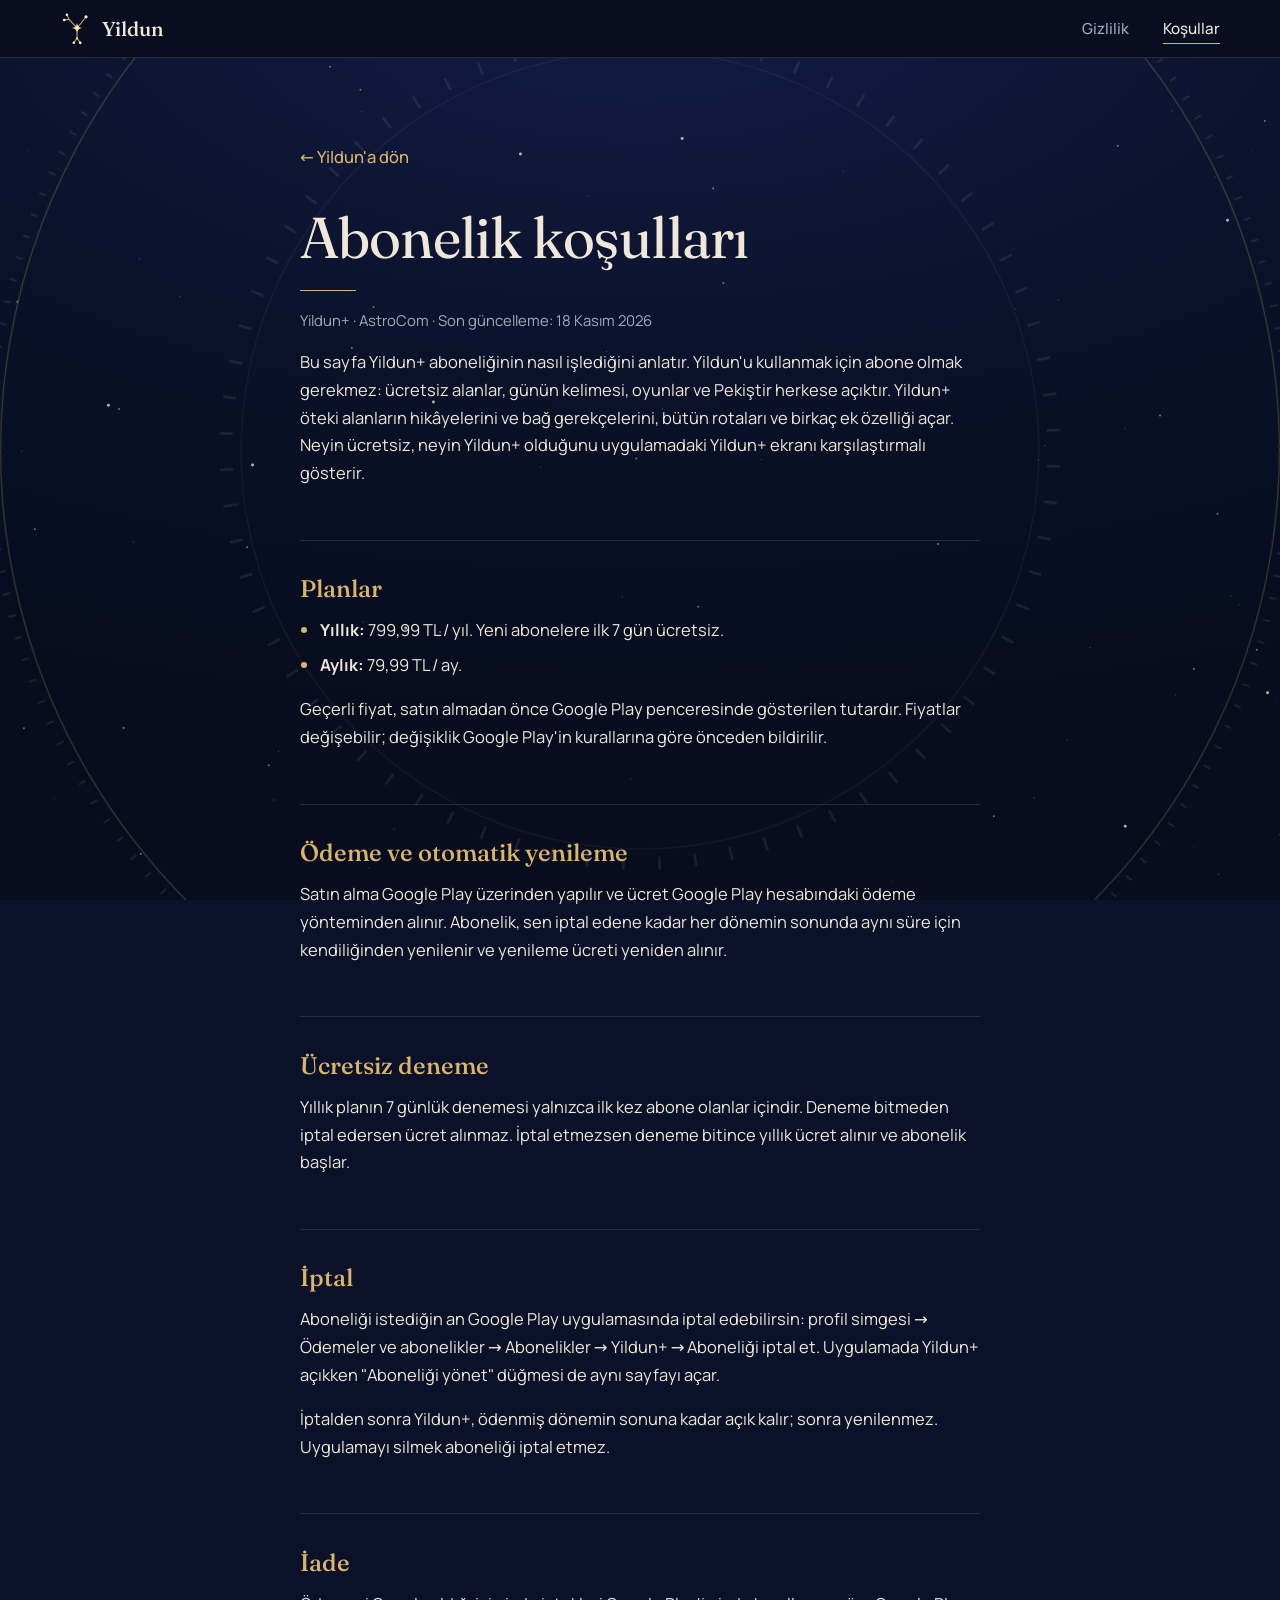
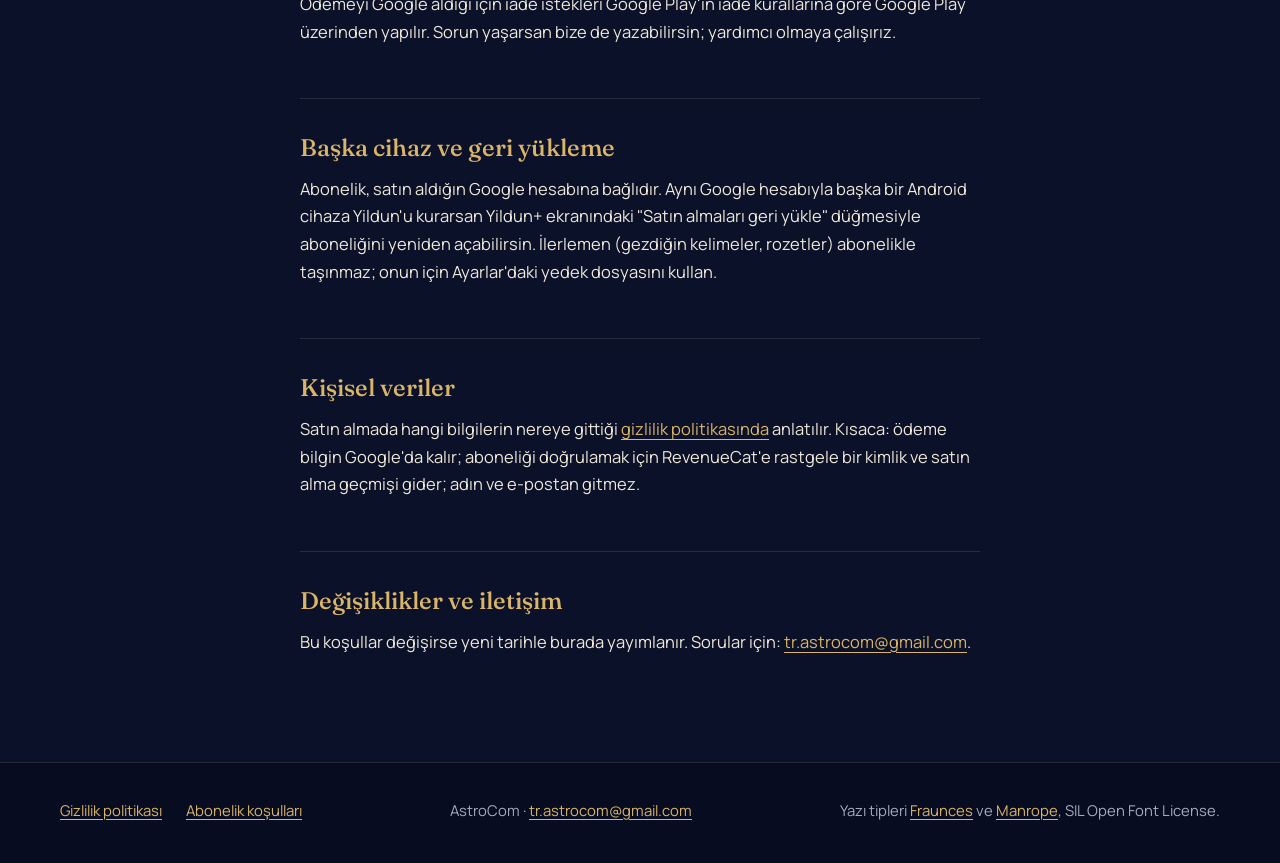
<file: kosullar.html>
<!doctype html>
<html lang="tr">
<head>
<meta charset="utf-8">
<meta name="viewport" content="width=device-width, initial-scale=1, viewport-fit=cover">
<title>Yildun · Abonelik koşulları</title>
<meta name="theme-color" content="#0A1128">
<link rel="icon" href="assets/logo.svg" type="image/svg+xml">
<link rel="icon" href="assets/icon-192.png" type="image/png" sizes="192x192">
<link rel="apple-touch-icon" href="assets/apple-touch-icon.png">
<link rel="preload" href="assets/fonts/fraunces-latin-full-normal.woff2" as="font" type="font/woff2" crossorigin>
<link rel="preload" href="assets/fonts/manrope-latin-wght-normal.woff2" as="font" type="font/woff2" crossorigin>
<link rel="preload" href="assets/fonts/fraunces-latin-ext-full-normal.woff2" as="font" type="font/woff2" crossorigin>
<link rel="preload" href="assets/fonts/manrope-latin-ext-wght-normal.woff2" as="font" type="font/woff2" crossorigin>
<link rel="stylesheet" href="assets/fonts.css">
<link rel="stylesheet" href="css/site.css">
<script>document.documentElement.className = 'js';</script>
</head>
<body class="legal">
<a class="skip" href="#icerik">İçeriğe geç</a>
<div class="bg" aria-hidden="true">
  <div class="bg-sky"></div>
  <div class="dial"><svg viewBox="0 0 1000 1000" focusable="false">
    <circle class="in" cx="500" cy="500" r="272"/>
    <circle class="tick" cx="500" cy="500" r="282" pathLength="720" stroke-dasharray=".7 9.3"/>
    <circle class="gold" cx="500" cy="500" r="436"/>
    <circle class="tick-s" cx="500" cy="500" r="443" pathLength="1800" stroke-dasharray=".8 9.2"/>
    <circle class="spoke" cx="500" cy="500" r="465" pathLength="360" stroke-dasharray=".2 19.8"/>
  </svg></div>
</div>
<header class="top">
  <a class="brand" href="index.html" aria-label="Yildun, ana sayfa">
    <svg viewBox="0 0 64 64" aria-hidden="true" focusable="false">
      <g fill="none" stroke="#D9B46A" stroke-width="2.2" stroke-linecap="round" stroke-opacity=".88"><path d="M32 30Q40 21.5 49 9"/><path d="M32 30Q24.5 22 17 14"/><path d="M17 14L13 5M17 14L8 15"/><path d="M32 30V49"/><path d="M32 49L26 58M32 49L38 58"/></g>
      <g fill="#FFF3D6"><circle cx="49" cy="9" r="3"/><circle cx="13" cy="5" r="2.3"/><circle cx="8" cy="15" r="2.5"/><circle cx="32" cy="49" r="1.7"/><circle cx="26" cy="58" r="2.3"/><circle cx="38" cy="58" r="2.5"/></g>
      <path d="M32 20.5Q33.2 28.8 41.5 30Q33.2 31.2 32 39.5Q30.8 31.2 22.5 30Q30.8 28.8 32 20.5Z" fill="#F3D58F"/><circle cx="32" cy="30" r="2.2" fill="#fff"/>
    </svg>
    <span>Yildun</span>
  </a>
  <nav aria-label="Sayfalar">
    <a href="gizlilik.html">Gizlilik</a>
    <a href="kosullar.html" aria-current="page">Koşullar</a>
  </nav>
</header>
<main id="icerik">
  <a class="back" href="index.html">← Yildun'a dön</a>
  <h1>Abonelik koşulları</h1>
  <p class="muted">Yildun+ · AstroCom · Son güncelleme: 18 Kasım 2026</p>

  <p>Bu sayfa Yildun+ aboneliğinin nasıl işlediğini anlatır. Yildun'u kullanmak için abone olmak gerekmez: ücretsiz alanlar, günün kelimesi, oyunlar ve Pekiştir herkese açıktır. Yildun+ öteki alanların hikâyelerini ve bağ gerekçelerini, bütün rotaları ve birkaç ek özelliği açar. Neyin ücretsiz, neyin Yildun+ olduğunu uygulamadaki Yildun+ ekranı karşılaştırmalı gösterir.</p>

  <h2>Planlar</h2>
  <ul>
    <li><b>Yıllık:</b> 799,99 TL / yıl. Yeni abonelere ilk 7 gün ücretsiz.</li>
    <li><b>Aylık:</b> 79,99 TL / ay.</li>
  </ul>
  <p>Geçerli fiyat, satın almadan önce Google Play penceresinde gösterilen tutardır. Fiyatlar değişebilir; değişiklik Google Play'in kurallarına göre önceden bildirilir.</p>

  <h2>Ödeme ve otomatik yenileme</h2>
  <p>Satın alma Google Play üzerinden yapılır ve ücret Google Play hesabındaki ödeme yönteminden alınır. Abonelik, sen iptal edene kadar her dönemin sonunda aynı süre için kendiliğinden yenilenir ve yenileme ücreti yeniden alınır.</p>

  <h2>Ücretsiz deneme</h2>
  <p>Yıllık planın 7 günlük denemesi yalnızca ilk kez abone olanlar içindir. Deneme bitmeden iptal edersen ücret alınmaz. İptal etmezsen deneme bitince yıllık ücret alınır ve abonelik başlar.</p>

  <h2>İptal</h2>
  <p>Aboneliği istediğin an Google Play uygulamasında iptal edebilirsin: profil simgesi → Ödemeler ve abonelikler → Abonelikler → Yildun+ → Aboneliği iptal et. Uygulamada Yildun+ açıkken "Aboneliği yönet" düğmesi de aynı sayfayı açar.</p>
  <p>İptalden sonra Yildun+, ödenmiş dönemin sonuna kadar açık kalır; sonra yenilenmez. Uygulamayı silmek aboneliği iptal etmez.</p>

  <h2>İade</h2>
  <p>Ödemeyi Google aldığı için iade istekleri Google Play'in iade kurallarına göre Google Play üzerinden yapılır. Sorun yaşarsan bize de yazabilirsin; yardımcı olmaya çalışırız.</p>

  <h2>Başka cihaz ve geri yükleme</h2>
  <p>Abonelik, satın aldığın Google hesabına bağlıdır. Aynı Google hesabıyla başka bir Android cihaza Yildun'u kurarsan Yildun+ ekranındaki "Satın almaları geri yükle" düğmesiyle aboneliğini yeniden açabilirsin. İlerlemen (gezdiğin kelimeler, rozetler) abonelikle taşınmaz; onun için Ayarlar'daki yedek dosyasını kullan.</p>

  <h2>Kişisel veriler</h2>
  <p>Satın almada hangi bilgilerin nereye gittiği <a href="gizlilik.html">gizlilik politikasında</a> anlatılır. Kısaca: ödeme bilgin Google'da kalır; aboneliği doğrulamak için RevenueCat'e rastgele bir kimlik ve satın alma geçmişi gider; adın ve e-postan gitmez.</p>

  <h2>Değişiklikler ve iletişim</h2>
  <p>Bu koşullar değişirse yeni tarihle burada yayımlanır. Sorular için: <a href="mailto:tr.astrocom@gmail.com">tr.astrocom@gmail.com</a>.</p>
</main>
<footer class="foot">
  <div class="wrap">
    <nav aria-label="Alt bağlantılar">
      <a href="gizlilik.html">Gizlilik politikası</a>
      <a href="kosullar.html">Abonelik koşulları</a>
    </nav>
    <p>AstroCom · <a href="mailto:tr.astrocom@gmail.com">tr.astrocom@gmail.com</a></p>
    <p>Yazı tipleri <a href="assets/fonts/OFL-Fraunces.txt">Fraunces</a> ve <a href="assets/fonts/OFL-Manrope.txt">Manrope</a>, SIL Open Font License.</p>
  </div>
</footer>
<script src="js/site.js" defer></script>
</body>
</html>
</file>
<file: assets/fonts.css>
@font-face{font-family:'Fraunces';font-style:normal;font-display:swap;font-weight:100 900;src:url(fonts/fraunces-latin-full-normal.woff2) format('woff2');unicode-range:U+0000-00FF,U+0131,U+0152-0153,U+02BB-02BC,U+02C6,U+02DA,U+02DC,U+0304,U+0308,U+0329,U+2000-206F,U+20AC,U+2122,U+2191,U+2193,U+2212,U+2215,U+FEFF,U+FFFD}
@font-face{font-family:'Fraunces';font-style:normal;font-display:swap;font-weight:100 900;src:url(fonts/fraunces-latin-ext-full-normal.woff2) format('woff2');unicode-range:U+0100-02BA,U+02BD-02C5,U+02C7-02CC,U+02CE-02D7,U+02DD-02FF,U+0304,U+0308,U+0329,U+1D00-1DBF,U+1E00-1E9F,U+1EF2-1EFF,U+2020,U+20A0-20AB,U+20AD-20C0,U+2113,U+2C60-2C7F,U+A720-A7FF}
@font-face{font-family:'Manrope';font-style:normal;font-display:swap;font-weight:200 800;src:url(fonts/manrope-latin-wght-normal.woff2) format('woff2');unicode-range:U+0000-00FF,U+0131,U+0152-0153,U+02BB-02BC,U+02C6,U+02DA,U+02DC,U+0304,U+0308,U+0329,U+2000-206F,U+20AC,U+2122,U+2191,U+2193,U+2212,U+2215,U+FEFF,U+FFFD}
@font-face{font-family:'Manrope';font-style:normal;font-display:swap;font-weight:200 800;src:url(fonts/manrope-latin-ext-wght-normal.woff2) format('woff2');unicode-range:U+0100-02BA,U+02BD-02C5,U+02C7-02CC,U+02CE-02D7,U+02DD-02FF,U+0304,U+0308,U+0329,U+1D00-1DBF,U+1E00-1E9F,U+1EF2-1EFF,U+2020,U+20A0-20AB,U+20AD-20C0,U+2113,U+2C60-2C7F,U+A720-A7FF}
</file>
<file: css/site.css>
/* Yildun sitesi: "gece akışı" (final). Tek dosya; sıra: temel, zemin, üst bar, düzen, sahneler, yasal sayfalar, alt bilgi, hareket. */

:root {
  --ink: #0A1128;
  --ink-deep: #070C1E;
  --surface: #111A38;
  --text: #EFE8D9;
  --muted: #A4AAC0;
  --signal: #D9B46A;
  --signal-hi: #F3D58F;
  --rule: rgba(239, 232, 217, .13);
  --rule-strong: rgba(239, 232, 217, .24);
  --rule-gold: rgba(217, 180, 106, .5);
  --gutter: clamp(20px, 5vw, 48px);
  --wide: 1160px;
  --bar: 58px;
  --gap-sec: clamp(56px, 8vw, 104px);
  --ease: cubic-bezier(.2, .7, .2, 1);
  --ease-io: cubic-bezier(.6, 0, .2, 1);
  --ease-back: cubic-bezier(.34, 1.56, .64, 1);
  --serif: Fraunces, Georgia, "Times New Roman", serif;
  --sans: Manrope, system-ui, -apple-system, "Segoe UI", Roboto, sans-serif;
  color-scheme: dark;
}

*, *::before, *::after { box-sizing: border-box; }
html { background: var(--ink); scroll-behavior: smooth; -webkit-text-size-adjust: 100%; }
body {
  margin: 0; min-height: 100vh; color: var(--text); background: var(--ink);
  font: 400 17px/1.6 var(--sans);
  -webkit-font-smoothing: antialiased; text-rendering: optimizeLegibility;
  overflow-x: hidden; -webkit-tap-highlight-color: transparent;
}
img, svg { display: block; max-width: 100%; }
img { height: auto; }
a { color: var(--signal); text-underline-offset: .22em; text-decoration-thickness: 1px; transition: color .2s; }
a:hover { color: var(--signal-hi); }
:focus { outline: none; }
:focus-visible { outline: 2px solid var(--signal); outline-offset: 3px; border-radius: 6px; }
h1, h2, h3 { font-family: var(--serif); font-weight: 400; font-style: normal; margin: 0; letter-spacing: -.015em; }
p { margin: 0 0 1em; }
mark { background: none; color: var(--signal-hi); }
.muted { color: var(--muted); }
::selection { background: rgba(217, 180, 106, .32); color: #fff; }

.skip {
  position: absolute; left: 12px; top: -64px; z-index: 30; padding: 10px 16px; border-radius: 999px;
  background: var(--signal); color: var(--ink); font-weight: 700; text-decoration: none;
}
.skip:focus { top: 12px; color: var(--ink); outline-color: var(--text); }

/* ——— zemin: durağan yıldız tozu + kaydırmayla dönen kadran (tek transform katmanı) ——— */
.bg { position: fixed; inset: 0; z-index: 0; overflow: hidden; pointer-events: none; contain: strict;
  background: radial-gradient(120% 80% at 50% 0%, #121c45 0%, var(--ink) 55%, var(--ink-deep) 100%); }
.bg-sky, .bg-sky svg { position: absolute; inset: 0; width: 100%; height: 100%; }
.bg-sky circle { fill: #FFF3D6; }
.dial {
  position: absolute; left: 50%; top: 50%; width: 110vmax; height: 110vmax; margin: -55vmax 0 0 -55vmax;
  will-change: transform; transform: rotate(0deg) scale(1);
}
.dial svg { width: 100%; height: 100%; }
.dial circle { fill: none; stroke: var(--text); stroke-opacity: .1; stroke-width: 1; vector-effect: non-scaling-stroke; }
.dial .in { stroke-opacity: .07; }
.dial .tick { stroke-width: 9; stroke-opacity: .09; vector-effect: none; }
.dial .tick-s { stroke-width: 5; stroke-opacity: .1; vector-effect: none; }
@media (max-width: 899px) { .dial .tick, .dial .tick-s { display: none; } .dial .gold { stroke-opacity: .2; } }
.dial .gold { stroke: var(--signal); stroke-opacity: .3; }

.top, main, .foot { position: relative; z-index: 1; }

/* ——— üst bar: kaydırınca opak (arkasından metin okunmaz) ——— */
.top {
  position: fixed; left: 0; right: 0; top: 0; z-index: 20; min-height: var(--bar);
  display: flex; align-items: center; justify-content: space-between; gap: 12px;
  padding: max(7px, env(safe-area-inset-top)) max(var(--gutter), calc((100% - var(--wide)) / 2)) 7px;
}
.top::before { content: ""; position: absolute; inset: 0; z-index: -1; background: #080D20; border-bottom: 1px solid var(--rule);
  opacity: 0; transition: opacity .3s linear; }
.top.solid::before { opacity: 1; }
.brand { display: inline-flex; align-items: center; gap: 8px; color: var(--text); text-decoration: none;
  font: 500 1.25rem/1 var(--serif); padding: 4px 6px 4px 0; }
.brand:hover { color: var(--text); }
.brand svg { width: 34px; height: 34px; transition: transform .6s var(--ease-back); }
.brand:hover svg { transform: rotate(-8deg) scale(1.06); }
.top nav { display: flex; align-items: center; gap: clamp(0px, 1.2vw, 14px); margin-right: -10px; }
.top nav a { position: relative; display: inline-flex; align-items: center; min-height: 44px; color: var(--muted); text-decoration: none; font-size: .95rem; font-weight: 500; padding: 0 10px; white-space: nowrap; }
.top nav a::after { content: ""; position: absolute; left: 10px; right: 10px; bottom: 7px; height: 1px; background: var(--signal);
  transform: scaleX(0); transform-origin: 0 50%; transition: transform .4s var(--ease); }
.top nav a:hover, .top nav a.cur, .top nav a[aria-current] { color: var(--text); }
.top nav a:hover::after, .top nav a.cur::after, .top nav a[aria-current]::after { transform: none; }
.prog { position: absolute; left: 0; right: 0; bottom: -1px; height: 2px; background: var(--signal); transform: scaleX(0); transform-origin: 0 50%; opacity: 0; }
.top.solid .prog { opacity: 1; }
@media (min-width: 900px) { .prog { display: none; } }
@media (max-width: 430px) {
  .brand span { position: absolute; width: 1px; height: 1px; overflow: hidden; clip: rect(0 0 0 0); white-space: nowrap; }
  .top nav a { font-size: .92rem; }
}

/* ——— ortak düzen ——— */
.wrap { width: 100%; max-width: calc(var(--wide) + 2 * var(--gutter)); margin: 0 auto; padding: 0 var(--gutter); }
.sec { padding: var(--gap-sec) 0 0; scroll-margin-top: calc(var(--bar) - 8px); }
.sec h2 { font-size: clamp(2.3rem, 6.2vw, 4.4rem); line-height: 1.04; max-width: 13em; text-wrap: balance; }
.sec .say { font: 400 clamp(1.1rem, 1.7vw, 1.3rem)/1.55 var(--serif); color: var(--text); max-width: 30em; margin: 20px 0 0; text-wrap: pretty; }
.sec .not { color: var(--muted); font-size: .95rem; max-width: 34em; margin: 16px 0 0; text-wrap: pretty; }
.sec .not.orta { text-align: center; margin: clamp(20px, 3vw, 32px) auto 0; }
.thread { width: 1px; height: clamp(40px, 6vh, 64px); margin: 0 0 22px; background: linear-gradient(var(--rule-gold), var(--signal)); transform-origin: 50% 0; }
.duo { display: grid; gap: clamp(36px, 6vw, 88px); align-items: center; }
.duo > * { min-width: 0; }
@media (min-width: 900px) {
  .duo { grid-template-columns: minmax(0, 1fr) minmax(0, 1fr); }
  .duo.ust { align-items: end; }
}

/* ——— düğme / yer tutucu ——— */
/* .yakin: düz satır (dokunulacak bir şey değil). a.cta: gerçek mağaza bağlantısı gelince tek dolu altın düğme. */
.yakin { display: inline-flex; align-items: center; gap: 9px; margin: clamp(22px, 3.4vh, 34px) 0 0; color: var(--muted); font-weight: 500; font-size: 1rem; line-height: 1.3; }
.yakin svg { width: 12px; height: 12px; fill: var(--signal); flex: none; }
a.cta { display: inline-flex; align-items: center; gap: 10px; margin: clamp(22px, 3.4vh, 34px) 0 0; padding: 13px 24px; min-height: 48px; border-radius: 999px;
  border: 1px solid var(--signal); background: var(--signal); color: var(--ink); font-weight: 600; font-size: 1rem; line-height: 1.2; text-decoration: none;
  transition: background-color .2s, transform .25s var(--ease); }
a.cta svg { width: 14px; height: 14px; flex: none; }
a.cta:hover { background: var(--signal-hi); color: var(--ink); transform: translate3d(0, -2px, 0); }
a.cta:active { transform: scale(.97); }
a.cta:focus-visible { outline-color: var(--text); }
a.cta svg { fill: var(--ink); }

/* ——— telefon çerçevesi (ortak) ——— */
.ph { margin: 0; }
.ph-f { border-radius: clamp(22px, 2.6vw, 34px); padding: 6px; background: #050919; border: 1px solid var(--rule-strong);
  box-shadow: 0 30px 70px -28px rgba(0, 0, 0, .85), 0 0 0 1px rgba(0, 0, 0, .4); position: relative; }
.ph-f::before { content: ""; position: absolute; inset: 6px; border-radius: clamp(17px, 2.1vw, 28px);
  background: radial-gradient(90% 55% at 50% 38%, #18234c 0%, var(--surface) 45%, var(--ink) 100%); }
.ph-f img { position: relative; width: 100%; aspect-ratio: 390 / 844; border-radius: clamp(17px, 2.1vw, 28px); }
.js .ph-f img { opacity: 0; transition: opacity .6s linear; }
.js .ph-f img.ok { opacity: 1; }
.ph figcaption { margin: 16px 4px 0; color: var(--muted); font-size: .95rem; line-height: 1.45; text-wrap: pretty; }
.ph figcaption b { display: block; color: var(--text); font: 500 1.12rem/1.3 var(--serif); margin-bottom: 2px; }

/* ——— kahraman ——— */
.hero { min-height: 100vh; min-height: 100svh; display: flex; position: relative; padding: calc(var(--bar) + 12px) 0 0; }
.hero-in { display: flex; flex-direction: column; align-items: center; text-align: center; }
.hero-t { display: flex; flex-direction: column; align-items: center; margin: auto 0; padding: 4px 0 26px; }
.yi { width: clamp(92px, 15vh, 150px); height: auto; aspect-ratio: 1; overflow: visible; margin-bottom: clamp(2px, 1vh, 12px); }
.yi-cam { transform-origin: 32px 30px; }
.yi-con path { fill: none; stroke: var(--text); stroke-width: .5; stroke-linecap: round; stroke-dasharray: 1 2; opacity: 0; }
.yi-l path { fill: none; stroke: var(--signal); stroke-width: 2.2; stroke-linecap: round; stroke-opacity: .88; stroke-dasharray: 1 2; stroke-dashoffset: 0; }
.yi-st circle { fill: #FFF3D6; }
.yi-d { fill: #FFF3D6; opacity: 0; }
.yi-soma { fill: var(--signal-hi); transform-origin: 32px 30px; }
.yi-core { fill: #fff; }
.hero h1 { font-size: clamp(4.6rem, 22vw, 11rem); line-height: .92; letter-spacing: -.03em; font-weight: 380; }
.hero .lede { font: 400 clamp(1.14rem, 2vw, 1.5rem)/1.42 var(--serif); max-width: 17em; margin: clamp(16px, 2.6vh, 28px) 0 0; text-wrap: balance; }
.hero .alt { color: var(--muted); font-size: .98rem; margin: 12px 0 0; }
.hero .yakin, .hero .cta { margin-top: clamp(18px, 2.8vh, 30px); }
.hero-ph { margin: 0 auto; width: min(64vw, 270px); flex: 1 1 0; min-height: 150px; max-height: 330px; overflow: hidden;
  -webkit-mask-image: linear-gradient(#000 52%, transparent 98%); mask-image: linear-gradient(#000 52%, transparent 98%); }
.hero-ph .ph-f { box-shadow: none; }
.hero-ph { position: relative; }
@media (max-width: 899px) { .hero-ph .ph-f { position: absolute; left: 0; right: 0; top: 0; } }
.cue { display: none; }
@media (min-width: 900px) {
  .hero { padding-bottom: 56px; }
  .hero-in { flex-direction: row; align-items: center; justify-content: space-between; text-align: left; gap: clamp(32px, 5vw, 80px); }
  .hero-t { align-items: flex-start; margin: 0; padding: 0; flex: 1 1 auto; min-width: 0; }
  .yi { width: clamp(120px, 21vh, 196px); margin-left: clamp(-22px, -1.4vw, -10px); }
  .hero h1 { font-size: clamp(7rem, 15vw, 11.5rem); margin-left: -.03em; }
  .hero .lede { max-width: 16em; }
  .hero-ph { flex: 0 0 auto; width: clamp(236px, 33vh, 330px); max-height: none; overflow: visible; margin: 0 clamp(0px, 5vw, 84px) 0 0;
    -webkit-mask-image: none; mask-image: none; }
  .hero-ph .ph-f { box-shadow: 0 40px 90px -30px rgba(0, 0, 0, .9), 0 0 0 1px rgba(0, 0, 0, .4), 0 0 120px -20px rgba(217, 180, 106, .14); }
  .cue { display: block; position: absolute; left: 50%; bottom: 0; width: 1px; height: 48px; background: linear-gradient(transparent, var(--signal)); transform-origin: 50% 0; }
}

/* ——— ağ: beş adım ——— */
.ara { font: 600 .95rem/1.3 var(--sans); color: var(--signal); margin: 30px 0 0; }
.adimlar { display: flex; flex-wrap: wrap; gap: 8px; margin: 12px 0 0; padding: 0; list-style: none; }
.adimlar button { font: 500 .98rem/1 var(--serif); color: var(--text); background: none; border: 1px solid var(--rule-strong); border-radius: 999px;
  padding: 10px 16px; min-height: 42px; cursor: pointer; transition: border-color .25s, color .25s, background-color .25s, transform .2s var(--ease); }
.adimlar button:hover { border-color: var(--rule-gold); }
.adimlar button:active { transform: scale(.95); }
.adimlar button.seen { border-color: var(--rule-gold); color: var(--signal); }
.adimlar button[aria-pressed="true"] { border-color: var(--signal); color: var(--signal-hi); background: rgba(217, 180, 106, .12); }
.sure { height: 1px; margin: 18px 0 0; max-width: 30em; background: var(--rule); overflow: hidden; }
.sure i { display: block; height: 100%; background: var(--signal); transform: scaleX(0); transform-origin: 0 50%; }
.sure.run i { animation: sure 2.5s linear both; }
.caps { list-style: none; margin: 18px 0 0; padding: 0; max-width: 30em; }
.cap { padding: 0 0 0 16px; border-left: 1px solid var(--signal); margin: 0 0 18px; }
.cap b { display: block; font: 500 .9rem/1.4 var(--sans); color: var(--signal); margin-bottom: 2px; }
.cap span { display: block; font: 400 1.12rem/1.5 var(--serif); text-wrap: pretty; }
.js .caps { display: grid; }
.js .cap { grid-area: 1 / 1; margin: 0; opacity: 0; transform: translate3d(0, 8px, 0); transition: opacity .3s linear, transform .45s var(--ease); }
.js .cap.on { opacity: 1; transform: none; transition-delay: .12s; }

.net svg { width: 100%; max-width: 600px; margin: 0 auto; overflow: visible; }
.net .ln { fill: none; stroke: var(--text); stroke-opacity: .26; stroke-width: 1.4; stroke-linecap: round; stroke-dasharray: 1 2; stroke-dashoffset: 0;
  transition: stroke .4s, stroke-opacity .4s, stroke-width .4s; }
.net .ln.far { stroke-opacity: .16; }
.net .ln.seen { stroke: var(--signal); stroke-opacity: .5; }
.net .ln.on { stroke: var(--signal); stroke-opacity: 1; stroke-width: 2.6; }
.net .nd { cursor: pointer; }
.net .nd .hit { fill: transparent; }
.net .nd .dot { fill: var(--text); transform-box: fill-box; transform-origin: 50% 50%; transition: fill .3s, transform .5s var(--ease-back); }
.net .nd .halo { opacity: 0; transform-box: fill-box; transform-origin: 50% 50%; transform: scale(.6); transition: opacity .4s, transform .6s var(--ease); }
.net .nd text { font: 500 25px var(--serif); fill: var(--text); text-anchor: middle; paint-order: stroke; stroke: var(--ink); stroke-width: 9px; stroke-linejoin: round; transition: fill .3s; }
.net .nd.far text { fill: var(--muted); font-size: 22px; }
.net .nd.far .dot { fill: var(--muted); }
.net .nd:hover .dot { transform: scale(1.25); }
.net .nd.seen .dot { fill: var(--signal); }
.net .nd.seen text { fill: var(--text); }
.net .nd.on .dot { fill: var(--signal-hi); transform: scale(1.5); }
.net .nd.on .halo { opacity: 1; transform: none; }
.net .nd.on text { fill: var(--signal-hi); }
.net .core .dot { fill: var(--signal-hi); }
.net .core .halo { opacity: .7; transform: none; }
.net .core.on .halo { opacity: 1; }
.net .core text { font-size: 36px; }

@media (max-width: 899px) {
  /* dar ekranda ağ, adımların üstünde: kelimeye basınca bağ aynı ekranda görünür */
  #ag .duo { display: flex; flex-direction: column; align-items: stretch; gap: 0; }
  #ag .duo > div:first-child { display: contents; }
  #ag .net { order: 1; margin: 14px 0 0; }
  #ag .ara, #ag .adimlar, #ag .sure, #ag .caps { order: 2; }
  #ag .ara { margin-top: 8px; }
  .net svg { max-width: 440px; }
}

/* ——— ekranlar ——— */
.phones { display: grid; grid-template-columns: repeat(3, minmax(0, 1fr)); gap: clamp(20px, 4vw, 56px); max-width: 1000px; margin: clamp(40px, 6vw, 72px) auto 0; align-items: start; }
.phones .ph:nth-child(2) { margin-top: clamp(24px, 5vw, 60px); }
.pair { display: grid; grid-template-columns: repeat(2, minmax(0, 1fr)); gap: clamp(14px, 3vw, 36px); align-items: start; max-width: 600px; margin: 0 auto; width: 100%; }
.pair .ph:nth-child(2) { margin-top: clamp(24px, 5vw, 60px); }
@media (max-width: 699px) {
  .phones { display: flex; gap: 14px; margin: 36px calc(-1 * var(--gutter)) 0; padding: 4px var(--gutter) 8px; max-width: none;
    overflow-x: auto; overscroll-behavior-x: contain; scroll-snap-type: x mandatory; scroll-padding: 0 var(--gutter);
    -webkit-overflow-scrolling: touch; scrollbar-width: none; }
  .phones::-webkit-scrollbar { display: none; }
  .phones .ph { flex: 0 0 66%; max-width: 270px; scroll-snap-align: start; }
  .phones .ph:nth-child(2) { margin-top: 0; }
  .phones::after { content: ""; flex: 0 0 1px; }
}

.sayac { display: grid; grid-template-columns: repeat(2, minmax(0, 1fr)); gap: 16px 20px; margin: 28px 0 0; padding: 18px 0 0; border-top: 1px solid var(--rule);
  max-width: 760px; color: var(--muted); font-size: .98rem; }
.sayac b { font: 400 clamp(1.7rem, 3vw, 2.1rem)/1 var(--serif); color: var(--text); font-variant-numeric: tabular-nums lining-nums; margin-right: 7px; }
.sayac span { display: inline-flex; align-items: baseline; white-space: nowrap; }
@media (min-width: 560px) { .sayac { display: flex; flex-wrap: wrap; gap: 6px clamp(22px, 3vw, 40px); } }

/* ——— oyunlar ——— */
.umi { width: min(100%, 380px); overflow: visible; margin: 0 0 26px; }
.umi path { fill: none; stroke: var(--text); stroke-opacity: .32; stroke-width: .5; stroke-linecap: round; stroke-dasharray: 1 2; stroke-dashoffset: 0; }
.umi circle { fill: #FFF3D6; transform-box: fill-box; transform-origin: 50% 50%; }
.umi .yil { fill: var(--signal-hi); }
.oyunlar { margin: 24px 0 0; padding: 16px 0 0; border-top: 1px solid var(--rule); list-style: none; display: grid; grid-template-columns: repeat(2, minmax(0, 1fr)); gap: 6px 20px;
  max-width: 30em; font: 400 1.06rem/1.5 var(--serif); color: var(--muted); }
@media (min-width: 520px) { .oyunlar { grid-template-columns: repeat(3, minmax(0, 1fr)); } }

/* ——— Seyir: tek kaynaktan çatallanan yol ——— */
.rota { width: 100%; max-width: 560px; height: auto; margin: 0 auto; overflow: visible; }
.rota path { fill: none; stroke: var(--signal); stroke-width: 2; stroke-linecap: round; }
.rota .deniz { stroke-dasharray: 2 9; stroke-width: 2.6; }
.rota circle { fill: var(--ink); stroke: var(--signal); stroke-width: 1.6; }
.rota .bas circle, .rota .son circle { fill: var(--signal-hi); stroke: none; }
.rota .hl { fill: var(--signal) !important; opacity: .18; }
.rota text { font-family: var(--serif); fill: var(--text); }
.rota .soz { font-size: 34px; font-weight: 400; }
.rota .yer { font: 500 20px var(--sans); fill: var(--muted); }
.rota .kol { font: 600 17px var(--sans); fill: var(--signal); }
@media (min-width: 900px) {
  .rota .soz { font-size: 30px; }
  .rota .yer { font-size: 15.5px; }
  .rota .kol { font-size: 14px; }
}

/* ——— Yildun+ ——— */
.defter { margin: 26px 0 0; max-width: 30em; border-top: 1px solid var(--rule-strong); }
.defter div { display: grid; grid-template-columns: 6.2em minmax(0, 1fr); gap: 4px 16px; padding: 14px 0; border-bottom: 1px solid var(--rule); align-items: baseline; }
.defter dt { font: 500 1.08rem/1.4 var(--serif); color: var(--muted); }
.defter dd { margin: 0; font-size: 1rem; line-height: 1.5; }
.defter .arti dt { color: var(--signal-hi); }
.planlar { list-style: none; margin: 0; padding: 0; max-width: 30em; border-top: 1px solid var(--rule-strong); }
.duo.plus { gap: clamp(8px, 6vw, 88px); align-items: end; }
@media (max-width: 899px) { .planlar { border-top: 0; } }
.planlar li { display: flex; align-items: baseline; justify-content: space-between; gap: 8px 18px; flex-wrap: wrap; padding: 14px 0; border-bottom: 1px solid var(--rule); }
.planlar .ad { font: 500 1.08rem/1.3 var(--sans); }
.planlar .ad small { display: block; color: var(--signal); font-weight: 500; font-size: .9rem; margin-top: 2px; }
.planlar .tut { font: 400 clamp(1.5rem, 3vw, 1.9rem)/1 var(--serif); font-variant-numeric: tabular-nums lining-nums; white-space: nowrap; color: var(--muted); }
.planlar .tut small { font: 400 .95rem var(--sans); color: var(--muted); margin-left: 4px; }
.planlar .one .tut { font-size: clamp(2rem, 4.4vw, 2.7rem); color: var(--text); }

/* ——— kapanış ——— */
.son { text-align: center; padding-bottom: clamp(64px, 10vw, 120px); }
.son .thread { margin-left: auto; margin-right: auto; }
.son h2, .son .say { margin-left: auto; margin-right: auto; }
.son .mark { width: 84px; height: 84px; margin: 0 auto 18px; }
.son .yakin { margin-top: 26px; }
.son .yaz { margin: 14px 0 0; color: var(--muted); }

/* ——— alt bilgi ——— */
.foot { border-top: 1px solid var(--rule); background: rgba(7, 12, 30, .8); }
.foot .wrap { display: flex; flex-wrap: wrap; gap: 12px 40px; justify-content: space-between; align-items: baseline;
  padding-top: 26px; padding-bottom: max(30px, env(safe-area-inset-bottom)); font-size: .93rem; color: var(--muted); }
.foot nav { display: flex; flex-wrap: wrap; gap: 4px 24px; }
.foot a { display: inline-block; padding: 10px 0; }
.foot p { margin: 0; text-wrap: pretty; }

/* ——— yasal sayfalar (metin kaynağından birebir; yalnızca stil) ——— */
.legal .top::before { opacity: 1; }
.legal main { max-width: calc(680px + 2 * var(--gutter)); margin: 0 auto; padding: clamp(96px, 15vh, 140px) var(--gutter) clamp(64px, 10vh, 104px); font-size: 16.5px; line-height: 1.68; }
.legal h1 { font-size: clamp(2.3rem, 7vw, 3.6rem); line-height: 1.05; margin: .5em 0 .3em; }
.legal h1::after { content: ""; display: block; width: 56px; height: 1px; background: var(--signal); margin-top: 22px; }
.legal h2 { font-size: clamp(1.25rem, 2.6vw, 1.5rem); font-weight: 500; line-height: 1.25; letter-spacing: 0; color: var(--signal); margin: 2.2em 0 .5em; padding-top: 1.4em; border-top: 1px solid var(--rule); scroll-margin-top: var(--bar); }
.legal .muted { font-size: .93rem; }
.legal ul { padding-left: 1.2em; margin: 0 0 1em; }
.legal li { margin-bottom: .45em; }
.legal li::marker { color: var(--signal); }
.legal b { font-weight: 700; }
.legal code { font-family: inherit; color: var(--signal-hi); }
.legal .back { display: inline-block; text-decoration: none; font-weight: 500; padding: 8px 0; }
.legal main a { overflow-wrap: anywhere; }

/* ——— hareket: yalnızca transform ve opacity (çizgi çekimleri hariç: birkaç kısa SVG yolu) ——— */
.js .rv { opacity: 0; transform: translate3d(0, 24px, 0); transition: opacity .8s var(--ease), transform .9s var(--ease); transition-delay: var(--d, 0s); }
.js .rv.in { opacity: 1; transform: none; }
.js .thread { transform: scaleY(0); transition: transform 1s var(--ease-io); }
.js .thread.in { transform: none; }

.js .net .ln { stroke-dashoffset: 1; transition: stroke-dashoffset 1s var(--ease-io) var(--d, 0s), stroke .4s, stroke-opacity .4s, stroke-width .4s; }
.js .net.in .ln { stroke-dashoffset: 0; }
.js .net .nd { opacity: 0; transition: opacity .6s var(--ease) var(--d, 0s); }
.js .net.in .nd { opacity: 1; }

.js .umi path { stroke-dashoffset: 1; transition: stroke-dashoffset .7s var(--ease-io) var(--d, 0s); }
.js .umi.in path { stroke-dashoffset: 0; }
.js .umi circle { opacity: .16; transform: scale(.55); transition: opacity .5s var(--ease) var(--d, 0s), transform .7s var(--ease-back) var(--d, 0s); }
.js .umi.in circle { opacity: 1; transform: none; }

.js .rota .st { opacity: 0; transform: translate3d(0, 6px, 0); transition: opacity .5s var(--ease), transform .6s var(--ease); }
.js .rota .st.on { opacity: 1; transform: none; }

@keyframes sure { from { transform: scaleX(0); } to { transform: scaleX(1); } }
@keyframes rise { from { opacity: 0; transform: translate3d(0, 22px, 0); } to { opacity: 1; transform: none; } }
@keyframes fade { from { opacity: 0; } to { opacity: 1; } }
@keyframes cue { from { transform: scaleY(0); } to { transform: scaleY(1); } }
@keyframes yi-star {
  0% { opacity: 0; transform: translate(var(--x), var(--y)); }
  10% { opacity: 1; transform: translate(var(--x), var(--y)); }
  46% { opacity: 1; transform: translate(var(--x), var(--y)); animation-timing-function: cubic-bezier(.6, 0, .2, 1); }
  86%, 100% { opacity: 1; transform: none; }
}
@keyframes yi-cam {
  0%, 44% { transform: translate(20.5px, -3px) scale(.5); animation-timing-function: cubic-bezier(.6, 0, .2, 1); }
  88%, 100% { transform: none; }
}
@keyframes yi-con {
  0%, 12% { stroke-dashoffset: 1; opacity: .6; }
  32%, 40% { stroke-dashoffset: 0; opacity: .6; }
  50%, 100% { stroke-dashoffset: 0; opacity: 0; }
}
@keyframes yi-d { 0% { opacity: 0; } 10%, 78% { opacity: 1; } 90%, 100% { opacity: 0; } }
@keyframes yi-draw { from { stroke-dashoffset: 1; } to { stroke-dashoffset: 0; } }
@keyframes yi-pop { from { opacity: 0; transform: scale(0); } to { opacity: 1; transform: none; } }

@media (prefers-reduced-motion: no-preference) {
  .bg .dial svg { animation: fade 1.8s .2s both linear; }
  .yi-cam { animation: yi-cam 2.3s both; }
  .yi-st circle { animation: yi-star 2.3s both; animation-delay: calc(var(--k) * 45ms); }
  .yi-con path { animation: yi-con 2.3s both; animation-delay: calc(var(--k) * 45ms); }
  .yi-d { animation: yi-d 2.3s both; }
  .yi-l path { animation: yi-draw .6s both var(--ease-io); animation-delay: calc(1.62s + var(--k) * 45ms); }
  .yi-glow { animation: fade 1s 1.9s both linear; }
  .yi-soma { animation: yi-pop .7s 1.86s both var(--ease-back); }
  .yi-core { animation: fade .4s 2.1s both linear; }
  /* ad ve soru hemen gelir (0,1–0,3 sn); Y katlanması yanında oynar */
  .hero h1 { animation: rise .8s .08s both var(--ease); }
  .hero .lede { animation: rise .8s .2s both var(--ease); }
  .hero .alt { animation: rise .8s .3s both var(--ease); }
  .hero .yakin, .hero .cta { animation: rise .8s .4s both var(--ease); }
  .hero-ph { animation: rise 1.1s .5s both var(--ease); }
  .cue { animation: cue 1.2s 2.4s both var(--ease-io); }
  /* aynı oturumda ikinci geliş ya da açılışta dokunma/tuş: son kare */
  .gelmis .bg .dial svg, .gelmis .hero *, .gelmis .hero-ph, .gelmis .cue { animation: none; }
  .legal main { animation: rise .8s .05s both var(--ease); }
}
@media (prefers-reduced-motion: reduce) {
  html { scroll-behavior: auto; }
  *, *::before, *::after { transition-duration: .01ms !important; transition-delay: 0s !important; animation: none !important; }
  .js .rv, .js .thread, .js .net .ln, .js .net .nd, .js .umi path, .js .umi circle, .js .rota .st { opacity: 1; transform: none; stroke-dashoffset: 0; }
  .js .ph-f img { opacity: 1; }
  .sure, .cue { display: none; }
}
/* ?durgun=1: ekran görüntüsü için her şey son hâlinde, hareketsiz */
.still *, .still *::before, .still *::after { animation: none !important; transition: none !important; }
.still .rv, .still .thread, .still .net .nd, .still .umi circle, .still .rota .st { opacity: 1 !important; transform: none !important; }
.still .net .ln, .still .umi path { stroke-dashoffset: 0 !important; }
.still .ph-f img { opacity: 1 !important; }
.still .sure, .still .cue { display: none; }
.still { scroll-behavior: auto; }
</file>
